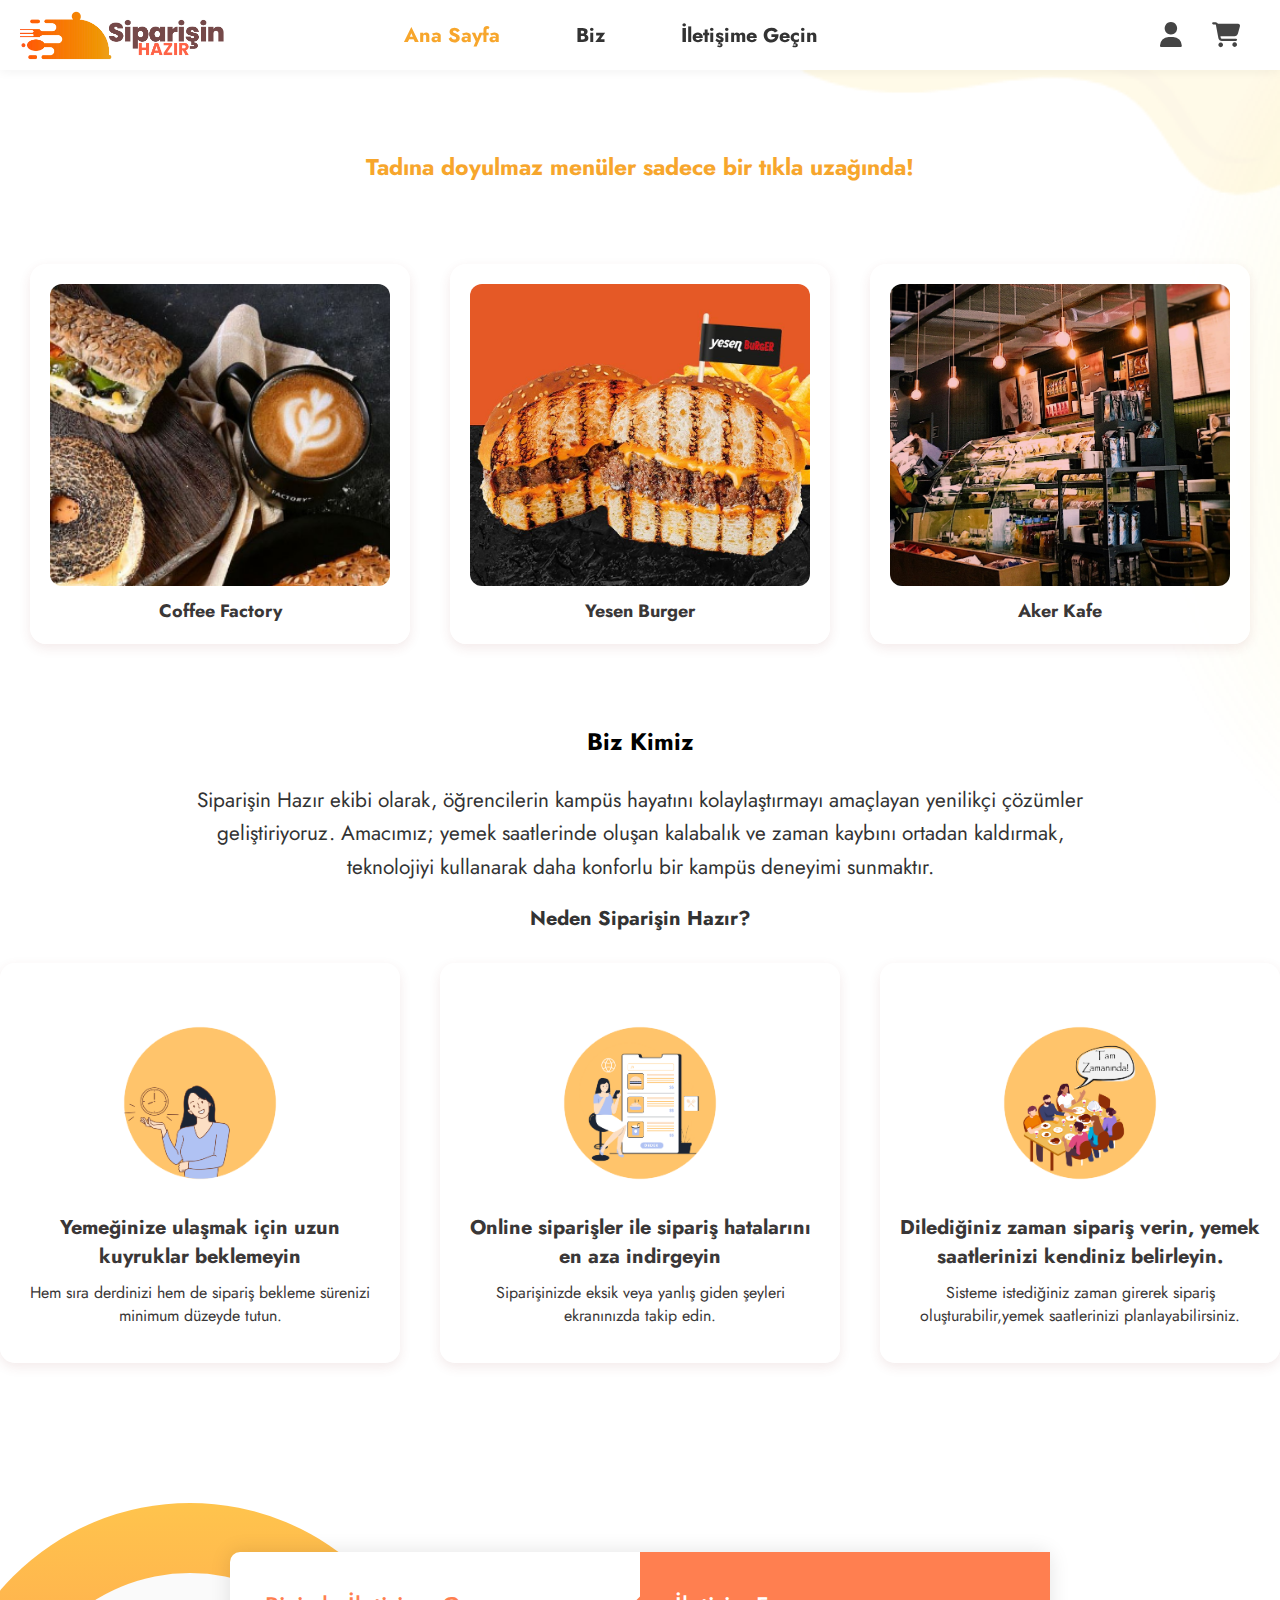
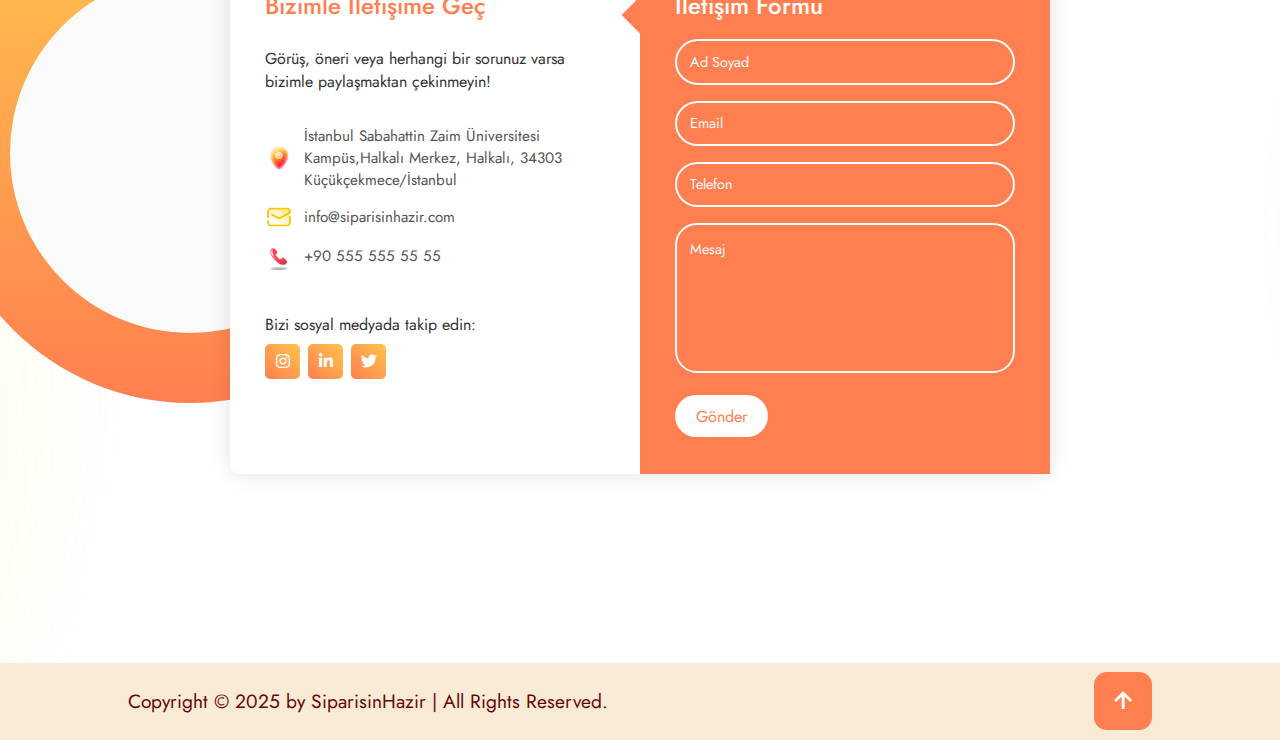
<file: anaSayfa/index.html>
<!DOCTYPE html>
<html lang="tr">
<head>
    <meta charset="UTF-8">
    <meta http-equiv="X-UA-Compatible" content="IE=edge">
    <meta name="viewport" content="width=device-width, initial-scale=1.0">
    <title>SiparisinHazir</title>
    <link href='https://unpkg.com/boxicons@2.1.4/css/boxicons.min.css' rel='stylesheet'>
    <link rel="stylesheet" href="https://cdnjs.cloudflare.com/ajax/libs/font-awesome/6.7.2/css/all.min.css">
    <link rel="stylesheet" href="style.css">
    <link href="https://fonts.googleapis.com/css2?family=Jost:wght@100;200;300;400;500;600;700;800;900&display=swap" rel="stylesheet">

</head>
<body>
<!--header section start -->
<!-- NAVBAR -->
<header class="navbar">
  <div class="logo">
	<a href="#home"><img src="assets/logo.png" alt="" /></a>
  </div>

  <div class="nav-links">
    <a href="#home" class="active">Ana Sayfa</a>
    <a href="#about">Biz</a>
    <a href="#contact">İletişime Geçin</a>
  </div>

  <div class="nav-icons">
    <a href="../loginSayfasi/login.html"><i class="fas fa-user"></i></a>
    <a href="../sepetSayfasi/sepet.html"><i class="fas fa-shopping-cart"></i></a>
  </div>

</header>

<section class="menu-heading" id="home">
  <h2>Tadına doyulmaz menüler sadece bir tıkla uzağında! </h2>
</section>
<section class="brand-menu" >
  <div class="menu-card" onclick="window.location.href='../menuSayfasi/coffee/coffee.html'">
    <img src="assets/coffeefactory.png" alt="Coffee Factory" />
    <h3>Coffee Factory</h3>
  </div>

  <div class="menu-card" onclick="window.location.href='../menuSayfasi/yesen/yesen.html'">
    <img src="assets/yesenburger.jpg" alt="Yesen Burger" />
    <h3>Yesen Burger</h3>
  </div>

  <div class="menu-card" onclick="window.location.href='../menuSayfasi/aker/aker.html'">
    <img src="assets/akerkafe.jpg" alt="Aker Kafe" />
    <h3>Aker Kafe</h3>
  </div>
</section>

<section class="about" id="about">
  <div class="about-heading">
    <h2>Biz Kimiz</h2>
    <p> Siparişin Hazır ekibi olarak, öğrencilerin kampüs hayatını kolaylaştırmayı amaçlayan yenilikçi çözümler geliştiriyoruz.
      Amacımız; yemek saatlerinde oluşan kalabalık ve zaman kaybını ortadan kaldırmak, teknolojiyi kullanarak daha konforlu bir kampüs deneyimi sunmaktır.</p>
  </div>
  <div class="about-content">
    <h4 class="about-title">Neden Siparişin Hazır?</h4>

    <div class="about-cards">
      <div class="about-card">
        <img src ="assets/1.png">
        <h3>Yemeğinize ulaşmak için uzun kuyruklar beklemeyin</h3>
        <p>Hem sıra derdinizi hem de sipariş bekleme sürenizi minimum düzeyde tutun.</p>

      </div>

      <div class="about-card">
        <img src ="assets/2.png">
        <h3>Online siparişler ile sipariş hatalarını en aza indirgeyin</h3>
        <p>Siparişinizde eksik veya yanlış giden şeyleri ekranınızda takip edin.</p>
    </div>

    <div class="about-card">
      <img src ="assets/3.png">
      <h3>Dilediğiniz zaman sipariş verin, yemek saatlerinizi kendiniz belirleyin.</h3>
      <p>Sisteme istediğiniz zaman girerek sipariş oluşturabilir,yemek saatlerinizi planlayabilirsiniz.</p>
  </div>
    </div>
  </div>
</section>




<section class="contact" id="contact">
  <div class="container">
    <span class="big-circle"></span>
    <img src="assets/shape.png" class="square" alt="" />
    <div class="form">
      <div class="contact-info">
        <h3 class="title">Bizimle İletişime Geç</h3>
        <p class="text">
          Görüş, öneri veya herhangi bir sorunuz varsa bizimle paylaşmaktan çekinmeyin!
        </p>

        <div class="info">
          <div class="information">
            <img src="assets/location.png" class="icon" alt="" />
            <p> İstanbul Sabahattin Zaim Üniversitesi Kampüs,Halkalı Merkez, Halkalı, 34303 Küçükçekmece/İstanbul
            </p>
          </div>
          <div class="information">
            <img src="assets/email.png" class="icon" alt="" />
            <p>info@siparisinhazir.com</p>
          </div>
          <div class="information">
            <img src="assets/phone.png" class="icon" alt="" />
            <p>+90 555 555 55 55</p>
          </div>
        </div>

        <div class="social-media">
          <p>Bizi sosyal medyada takip edin:</p>
          <div class="social-icons">
            <a href="#"><i class="fab fa-instagram"></i></a>
            <a href="#"><i class="fab fa-linkedin-in"></i></a>
            <a href="#"><i class="fab fa-twitter"></i></a>
          </div>
        </div>
      </div>

      <div class="contact-form">
        <span class="circle one"></span>
        <span class="circle two"></span>

        <form action="#" autocomplete="off">
          <h3 class="title">İletişim Formu</h3>
          <div class="input-container">
            <input type="text" name="name" class="input" />
            <label>Ad Soyad</label>
            <span>Ad Soyad</span>
          </div>
          <div class="input-container">
            <input type="email" name="email" class="input" />
            <label>Email</label>
            <span>Email</span>
          </div>
          <div class="input-container">
            <input type="tel" name="phone" class="input" />
            <label>Telefon</label>
            <span>Telefon</span>
          </div>
          <div class="input-container textarea">
            <textarea name="message" class="input"></textarea>
            <label>Mesaj</label>
            <span>Mesaj</span>
          </div>
          <input type="submit" value="Gönder" class="btn" />
        </form>
      </div>
    </div>
  </div>
</section>




</section>
<footer class="footer">
  <div class="footer-text">
    <p>Copyright &copy; 2025 by SiparisinHazir | All Rights Reserved.
    </p>
  </div>
  <div class="footer-iconTop">
  <a href="#home"><i class='bx bx-up-arrow-alt'></i></a>
  </div>

</footer>







  <!--custom js file link -->
  <script src="script.js"></script>
</body>
</html>
</file>
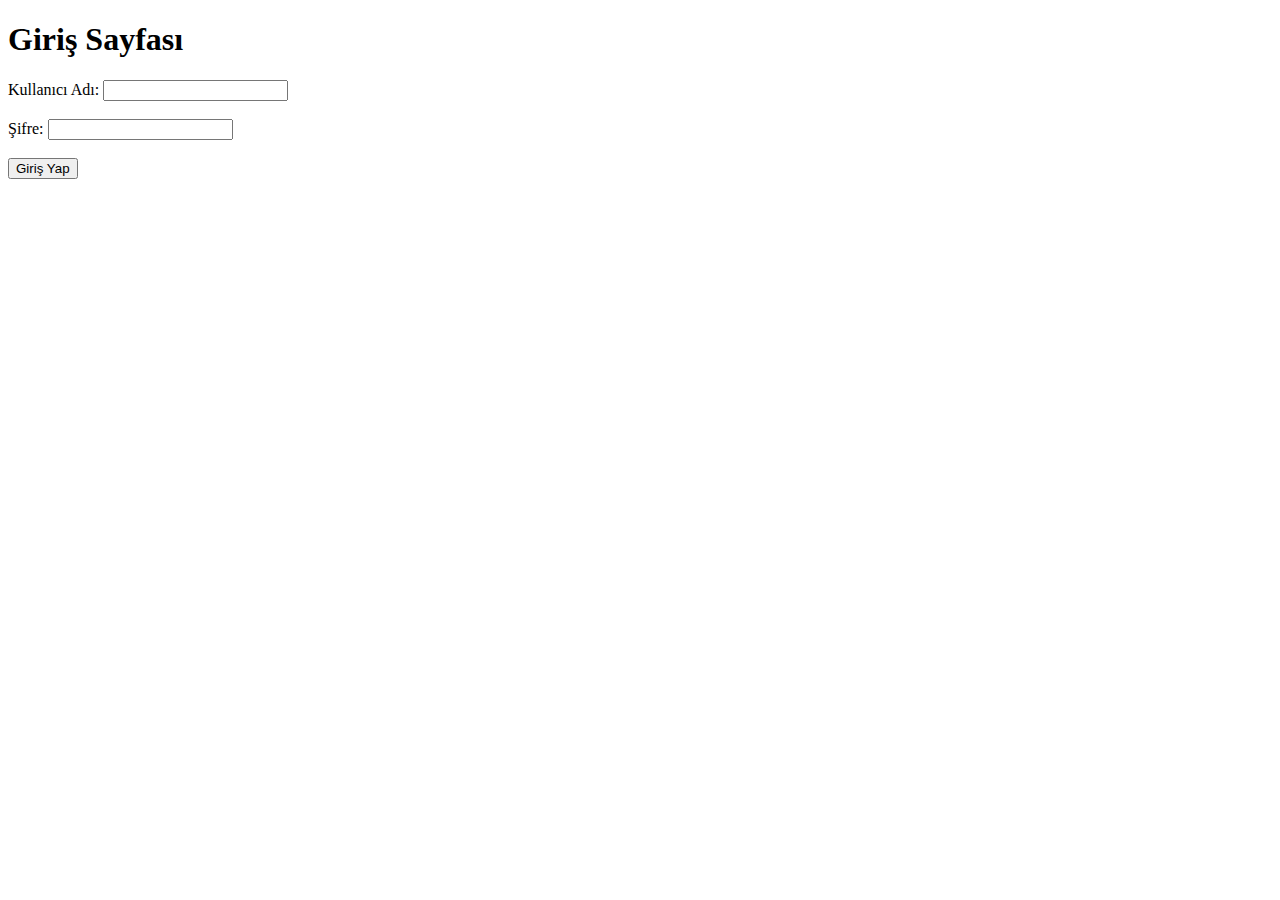
<file: loginSayfasi/login.html>
<!DOCTYPE html>
<html lang="tr">
<head>
  <meta charset="UTF-8">
  <title>Giriş Yap</title>
</head>
<body>
  <h1>Giriş Sayfası</h1>
  <form>
    <label>Kullanıcı Adı:</label>
    <input type="text"><br><br>
    <label>Şifre:</label>
    <input type="password"><br><br>
    <button type="submit">Giriş Yap</button>
  </form>
</body>
</html>
</file>
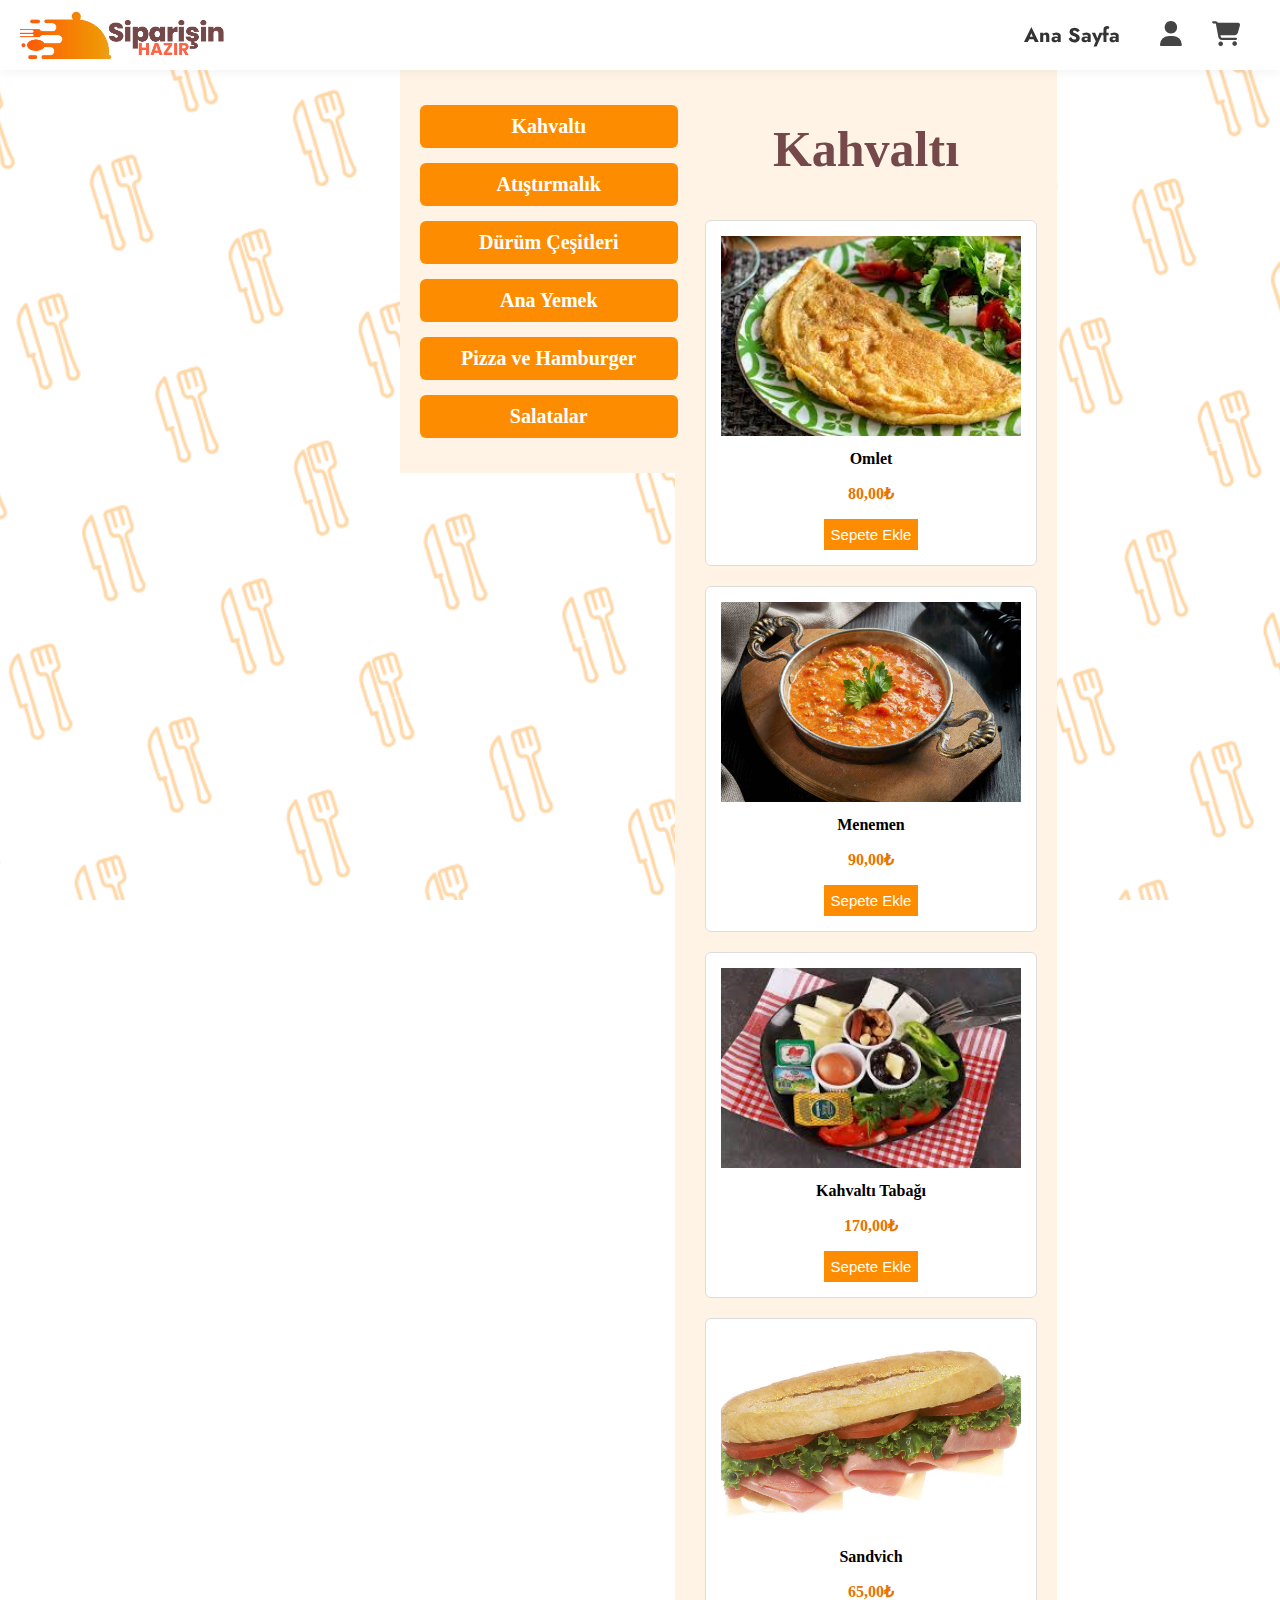
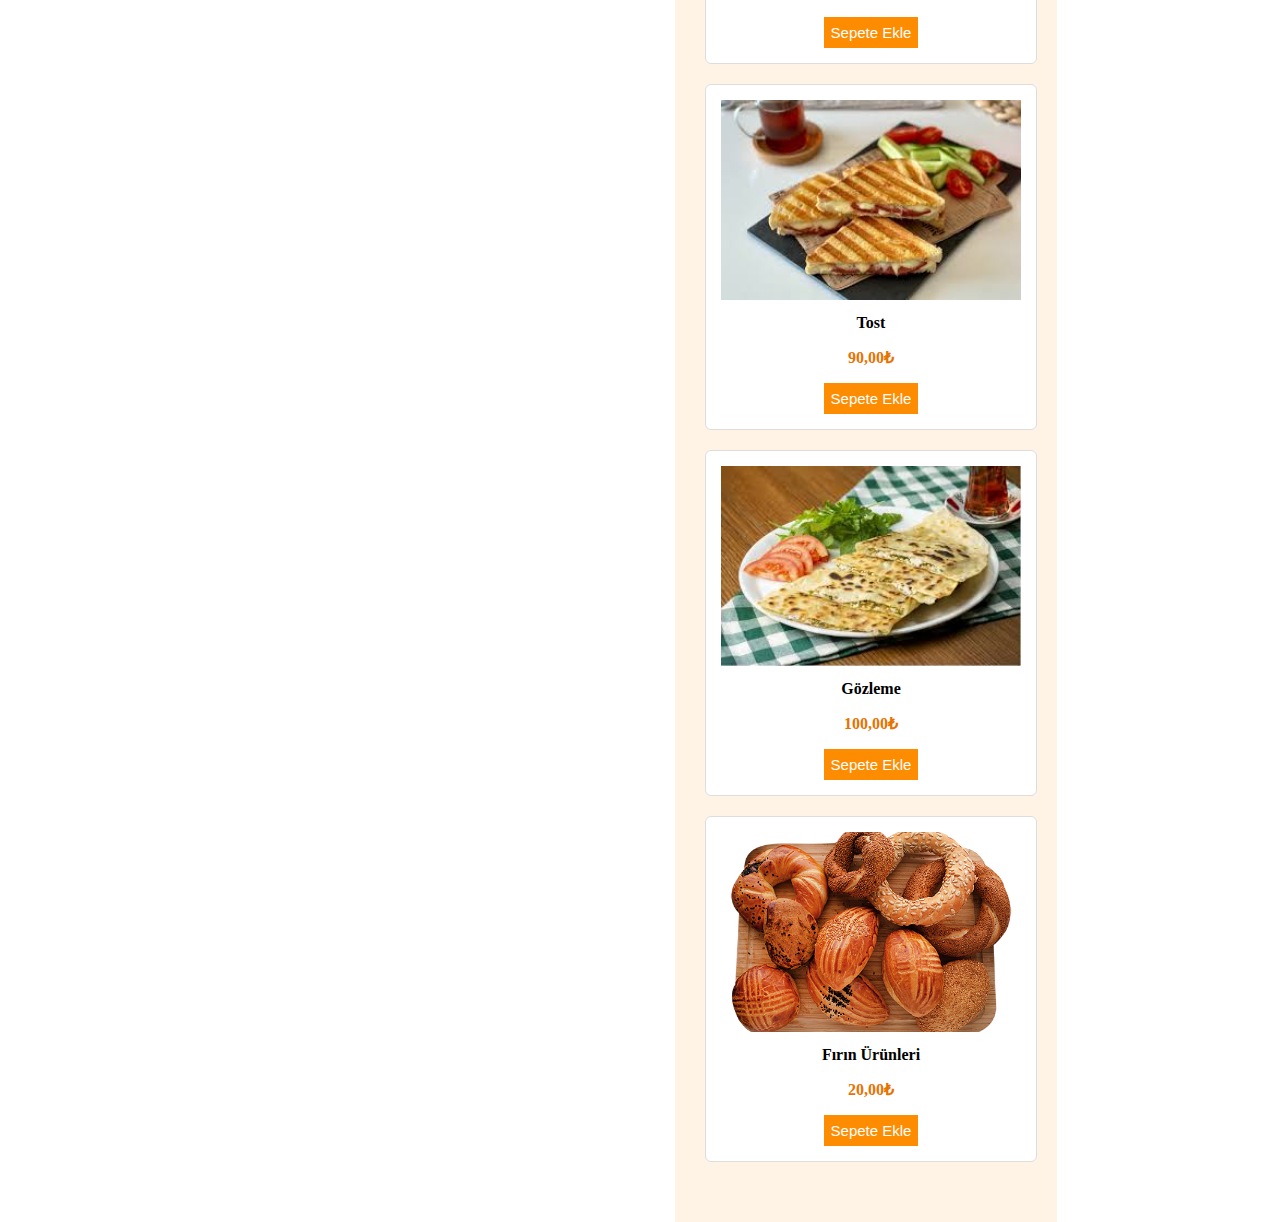
<file: menuSayfasi/aker/aker.html>
<!DOCTYPE html>
<html lang="tr">
<head>
  <meta charset="UTF-8">
  <title>Aker Menü</title>
  <link rel="icon" type="image/png" href="/anaSayfa/assets/favicon.png">
  <link rel="stylesheet" href="https://cdnjs.cloudflare.com/ajax/libs/font-awesome/6.7.2/css/all.min.css">
  <link rel="stylesheet" href="/menuSayfasi/menu.css">
  <link href="https://fonts.googleapis.com/css2?family=Jost:wght@100;200;300;400;500;600;700;800;900&display=swap" rel="stylesheet">
</head>
<body style="background-image: url('/menuSayfasi/asset/aker-background.png');
background-repeat: repeat;
background-size: 2000px;
background-position: center top;
background-color: white;">

<header class="navbar">
	<div class="logo">
		<a href="../../anaSayfa/index.html">
			<img src="../asset/logo.png" alt="SiparişinHazır"/>
		</a>
	</div>

	<div class="nav-links">
			<a href="/anaSayfa/index.html">Ana Sayfa</a>
	</div>

	<div class="nav-icons">
			<a href="/loginSayfasi/login.html" title="Giriş"><i class="fas fa-user"></i></a>
			<a href="/sepetSayfasi/sepet.html" title="Sepet"><i class="fas fa-shopping-cart"></i></a>
	</div>
</header>

<div class="container">
	<aside class="sidebar">
		<a href="#" onclick="showMenu('kahvalti')">Kahvaltı</a>
		<a href="#" onclick="showMenu('atistirmalik')">Atıştırmalık</a>
		<a href="#" onclick="showMenu('durum')">Dürüm Çeşitleri</a>
		<a href="#" onclick="showMenu('anayemek')">Ana Yemek</a>
		<a href="#" onclick="showMenu('pizzalar')">Pizza ve Hamburger</a>
		<a href="#" onclick="showMenu('salatalar')">Salatalar</a>
		<!-- <a href="#" onclick="showMenu('icecek')">İçecek</a>
		<a href="#" onclick="showMenu('tatli')">Tatlı</a> -->
	</aside>

	<main class="product-area">

		<div id="menu-kahvalti" class="menu-section">
			<h2 id="Kahvalti">Kahvaltı</h2>
			<div class="product-grid">

			<div class="product-card" id="product-1">
				<img src="menu/kahvalti/omlet.jpeg" alt="Omlet">
				<h4>Omlet</h4>
				<p class="price">80,00₺</p>
				<button class="to-popup" onclick="showPopup('1')">Sepete Ekle</button>
			</div>

			<div class="product-card" id="product-2">
			  <img src="menu/kahvalti/menemen.jpg" alt="Menemen">
			  <h4>Menemen</h4>
			  <p class="price">90,00₺</p>
			  <button class="to-popup" onclick="showPopup('2')">Sepete Ekle</button>
			</div>

			<div class="product-card" id="product-3">
			  <img src="menu/kahvalti/kahvalti.jpeg" alt="Kahvaltı-Tabağı">
			  <h4>Kahvaltı Tabağı</h4>
			  <p class="price">170,00₺</p>
			  <button class="to-popup" onclick="showPopup('3')">Sepete Ekle</button>
			</div>

			<div class="product-card" id="product-4">
			  <img src="menu/kahvalti/sandwich.jpg" alt="Sandvich">
			  <h4>Sandvich</h4>
			  <p class="price">65,00₺</p>
			  <button class="to-popup" onclick="showPopup('4')">Sepete Ekle</button>
			</div>

			<div class="product-card" id="product-5">
				<img src="menu/kahvalti/tost.jpeg" alt="Tost">
				<h4>Tost</h4>
				<p class="price">90,00₺</p>
				<button class="to-popup" onclick="showPopup('5')">Sepete Ekle</button>
			  </div>

			  <div class="product-card" id="product-6">
				<img src="menu/kahvalti/gozleme.jpeg" alt="Gözleme">
				<h4>Gözleme</h4>
				<p class="price">100,00₺</p>
				<button class="to-popup" onclick="showPopup('6')">Sepete Ekle</button>
			  </div>

			  <div class="product-card" id="product-7">
				<img src="menu/kahvalti/firin.png" alt="Fırın-Ürünleri">
				<h4>Fırın Ürünleri</h4>
				<p class="price">20,00₺</p>
				<button class="to-popup" onclick="showPopup('7')">Sepete Ekle</button>
			  </div>
		</div>
	</div>


	<div id="menu-atistirmalik" class="menu-section" style="display: none;">
		<h2 id="atistirmalik">Atıştırmalık</h2>
		<div class="product-grid">

		  <div class="product-card" id="product-8">
			<img src="menu/atistirmalik/patso.jpg" alt="Patso">
			<h4>Patso</h4>
			<p class="price">70,00₺</p>
			<button class="to-popup" onclick="showPopup('8')">Sepete Ekle</button>
		  </div>

		  <div class="product-card" id="product-9">
			<img src="menu/atistirmalik/patates.jpeg" alt="Patates">
			<h4>Patates</h4>
			<p class="price">90,00₺</p>
			<button class="to-popup" onclick="showPopup('9')">Sepete Ekle</button>
		  </div>

		  <div class="product-card" id="product-10">
			<img src="menu/atistirmalik/sogan-halkasi.jpg" alt="Soğan-Halkası">
			<h4>Soğan Halkası</h4>
			<p class="price">75,00₺</p>
			<button class="to-popup" onclick="showPopup('10')">Sepete Ekle</button>
		  </div>

		  <div class="product-card" id="product-11">
			<img src="menu/atistirmalik/kombo.jpeg" alt="Kombo-Sepeti">
			<h4>Kombo Sepeti</h4>
			<p class="price">140,00₺</p>
			<button class="to-popup" onclick="showPopup('11')">Sepete Ekle</button>
		  </div>

		  <div class="product-card" id="product-12">
			<img src="menu/atistirmalik/sandvich.jpeg" alt="Sandvich">
			<h4>Etli Sandvich</h4>
			<button class="to-popup" onclick="showPopup('12')">Sepete Ekle</button>
		  </div>

		</div>
	  </div>


	  <div id="menu-durum" class="menu-section" style="display: none;">
		<h2 id="durum">Dürümler</h2>
		<div class="product-grid">
			<div class="product-card" id="product-13">
				<img src="menu/durum/sinitzel.jpg" alt="Şinitzel Dürüm">
				<h4>Şinitzel Dürüm</h4>
				<p class="price">120,00₺</p>
				<button class="to-popup" onclick="showPopup('13')">Sepete Ekle</button>
			</div>

			<div class="product-card" id="product-14">
				<img src="menu/durum/mantarliTavuk.jpeg" alt="Mantarlı Tavuk Dürüm">
				<h4>Mantarlı Tavuk Dürüm</h4>
				<p class="price">145,00₺</p>
				<button class="to-popup" onclick="showPopup('14')">Sepete Ekle</button>
			</div>

			<div class="product-card" id="product-15">
				<img src="menu/durum/doner.jpg" alt="Döner Dürüm">
				<h4>Döner Dürüm</h4>
				<p class="price">120,00₺</p>
				<button class="to-popup" onclick="showPopup('15')">Sepete Ekle</button>
			</div>

			<div class="product-card" id="product-16">
				<img src="menu/durum/nugget.jpeg" alt="Nugget Dürüm">
				<h4>Nugget Dürüm</h4>
				<p class="price">120,00₺</p>
				<button class="to-popup" onclick="showPopup('16')">Sepete Ekle</button>
			</div>

			<div class="product-card" id="product-17">
				<img src="menu/durum/kofte.png" alt="Köfte Dürüm">
				<h4>Köfte Dürüm</h4>
				<p class="price">150,00₺</p>
				<button class="to-popup" onclick="showPopup('17')">Sepete Ekle</button>
			</div>

			<div class="product-card" id="product-18">
				<img src="menu/durum/citir-durum-pasaport-pizza-akcay-.jpg" alt="Çıtır Tavuk Dürüm">
				<h4>Çıtır Tavuk Dürüm</h4>
				<p class="price">145,00₺</p>
				<button class="to-popup" onclick="showPopup('18')">Sepete Ekle</button>
			</div>
		</div>
	</div>


	<div class="menu-section" id="menu-anayemek" style="display: none;">
		<h2>Ana Yemekler</h2>
		<div class="product-grid">
		  <div class="product-card" id="product-19">
			<img src="menu/ana_yemekler/izgara-kofte-09.jpg" alt="Izgara Köfte Tabak">
			<h4>Izgara Köfte Tabak</h4>
			<p class="price">210.00₺</p>
			<button class="to-popup" onclick="showPopup('19')">Sepete Ekle</button>
		  </div>

		  <div class="product-card" id="product-20">
			<img src="menu/ana_yemekler/pilic.jpeg" alt="Piliç Izgara">
			<h4>Piliç Izgara</h4>
			<p class="price">180.00₺</p>
			<button class="to-popup" onclick="showPopup('20')">Sepete Ekle</button>
		  </div>

		  <div class="product-card" id="product-21">
			<img src="menu/ana_yemekler/sintizel.jpg" alt="Piliç Şinitzel">
			<h4>Piliç Şinitzel</h4>
			<p class="price">140.00₺</p>
			<button class="to-popup" onclick="showPopup('21')">Sepete Ekle</button>
		  </div>

		  <div class="product-card" id="product-22">
			<img src="menu/ana_yemekler/kori.jpeg" alt="Köri Soslu Tavuk">
			<h4>Köri Soslu Tavuk </h4>
			<p class="price">190.00₺</p>
			<button class="to-popup" onclick="showPopup('22')">Sepete Ekle</button>
		  </div>

		  <div class="product-card" id="product-23">
			<img src="menu/ana_yemekler/soya.jpg" alt="Soya Soslu Tavuk">
			<h4>Soya Soslu Tavuk</h4>
			<p class="price">190.00₺</p>
			<button class="to-popup" onclick="showPopup('23')">Sepete Ekle</button>
		  </div>

		  <div class="product-card" id="product-24">
			<img src="menu/ana_yemekler/pilavDoner.jpeg" alt="Pilav Üstü Döner">
			<h4>Pilav Üstü Döner</h4>
			<p class="price">150.00₺</p>
			<button class="to-popup" onclick="showPopup('24')">Sepete Ekle</button>
		  </div>

		  <div class="product-card" id="product-25">
			<img src="menu/ana_yemekler/mogolTavuk.jpg" alt="Acılı Moğol Tavuk">
			<h4>Acılı Moğol Tavuk</h4>
			<p class="price">190.00₺</p>
			<button class="to-popup" onclick="showPopup('25')">Sepete Ekle</button>
		  </div>

		  <div class="product-card" id="product-26">
			<img src="menu/ana_yemekler/citir.jpg" alt="Çıtır Tavuk Tabak">
			<h4>Çıtır Tavuk Tabak</h4>
			<p class="price">180.00₺</p>
			<button class="to-popup" onclick="showPopup('26')">Sepete Ekle</button>
		  </div>

		  <div class="product-card" id="product-27">
			<img src="menu/ana_yemekler/nugget.jpeg" alt="Nugget Tabak">
			<h4>Nugget Tabak</h4>
			<p class="price">140.00₺</p>
			<button class="to-popup" onclick="showPopup('27')">Sepete Ekle</button>
		  </div>

		  <div class="product-card" id="product-28">
			<img src="menu/ana_yemekler/arabiata.jpg" alt="Arabiata">
			<h4>Arabiata Soslu Makarna</h4>
			<p class="price">140.00₺</p>
			<button class="to-popup" onclick="showPopup('28')">Sepete Ekle</button>
		  </div>

		  <div class="product-card" id="product-29">
			<img src="menu/ana_yemekler/kremaMantar.jpeg" alt="Krema - Mantar Tavuk">
			<h4>Krema - Mantar Tavuk</h4>
			<p class="price">180.00₺</p>
			<button class="to-popup" onclick="showPopup('29')">Sepete Ekle</button>
		  </div>

		  <div class="product-card" id="product-30">
			<img src="menu/ana_yemekler/mant.jpg" alt="Mantı">
			<h4>Mantı </h4>
			<p class="price">120.00₺</p>
			<button class="to-popup" onclick="showPopup('30')">Sepete Ekle</button>
		  </div>
		</div>
	  </div>


	  <div class="menu-section" id="menu-pizzalar" style="display: none;">
		<h2>Pizza ve Hamburger</h2>
		<div class="product-grid">
		  <div class="product-card" id="product-32">
			<img src="menu/pizza_hamburger/pizza-karisik2.jpg" alt="Karışık Pizza">
			<h4>Karışık Pizza</h4>
			<p class="price">165.00₺</p>
			<button class="to-popup" onclick="showPopup('32')">Sepete Ekle</button>
		  </div>

		  <div class="product-card" id="product-35">
			<img src="menu/pizza_hamburger/hamburger.jpeg" alt="Hamburger">
			<h4>Hamburger</h4>
			<p class="price">140.00₺</p>
			<button class="to-popup" onclick="showPopup('35')">Sepete Ekle</button>
		  </div>

		  <div class="product-card" id="product-33">
			<img src="menu/pizza_hamburger/sebzeliPizza.jpg" alt="Sebzeli Pizza">
			<h4>Sebzeli Pizza</h4>
			<p class="price">150.00₺</p>
			<button class="to-popup" onclick="showPopup('33')">Sepete Ekle</button>
		  </div>

		  <div class="product-card" id="product-36">
			<img src="menu/pizza_hamburger/tavukBurger.jpeg" alt="Tavuk Burger">
			<h4>Tavuk Burger</h4>
			<p class="price">105.00₺</p>
			<button class="to-popup" onclick="showPopup('36')">Sepete Ekle</button>
		  </div>

		  <div class="product-card" id="product-34">
			<img src="menu/pizza_hamburger/margarita.jpg" alt="Margarita">
			<h4>Margarita</h4>
			<p class="price">150.00₺</p>
			<button class="to-popup" onclick="showPopup('34')">Sepete Ekle</button>
		  </div>

		  <div class="product-card" id="product-37">
			<img src="menu/pizza_hamburger/cheeseburger.jpg" alt="Cheeseburger">
			<h4>Cheeseburger</h4>
			<p class="price">150.00₺</p>
			<button class="to-popup" onclick="showPopup('37')">Sepete Ekle</button>
		  </div>
		</div>
	</div>

		<div id="menu-salatalar" class="menu-section" style="display: none;">
			<h2>Salatalar</h2>
			<div class="product-grid">
				<div class="product-card" id="product-38">
					<img src="menu/salatalar/ton.jpeg" alt="Tonbalıklı Salata">
					<h4>Tonbalıklı Salata </h4>
					<p class="price">125.00₺</p>
					<button class="to-popup" onclick="showPopup('38')">Sepete Ekle</button>
				</div>

				<div class="product-card" id="product-39">
					<img src="menu/salatalar/tavuk.jpeg" alt="Tavuklu Salata">
					<h4>Tavuklu Salata </h4>
					<p class="price">150.00₺</p>
					<button class="to-popup" onclick="showPopup('39')">Sepete Ekle</button>
				</div>

				<div class="product-card" id="product-40">
					<img src="menu/salatalar/akdeniz.jpeg" alt="Akdeniz Salatası">
					<h4>Akdeniz Salatası</h4>
					<p class="price">100.00₺</p>
					<button class="to-popup" onclick="showPopup('40')">Sepete Ekle</button>
				</div>

				<div class="product-card" id="product-41">
					<img src="menu/salatalar/mevsim.jpeg" alt="Mevsim Salata">
					<h4>Mevsim Salata </h4>
					<p class="price">100.00₺</p>
					<button class="to-popup" onclick="showPopup('41')">Sepete Ekle</button>
				</div>

				<div class="product-card" id="product-42">
					<img src="menu/salatalar/coban.jpeg" alt="Çoban Salata">
					<h4>Çoban Salata </h4>
					<p class="price">100.00₺</p>
					<button class="to-popup" onclick="showPopup('42')">Sepete Ekle</button>
				</div>
			</div>
		</div>

		<!-- <div id="menu-icecek" class="menu-section" style="display: none;">
			<h2>Sıcak / Soğuk İçecekler</h2>
			<div class="product-grid">
				<div class="product-card" id="product-43">
					<img src="menu/icecek/su.jpg" alt="Su">
					<h4>Su (Water)</h4>
					<p class="price">10.00₺</p>
					<button class="to-popup" onclick="showPopup('43')">Sepete Ekle</button>
				</div>

				<div class="product-card" id="product-44">
					<img src="menu/icecek/cay.jpg" alt="Çay">
					<h4>Çay (Tea)</h4>
					<p class="price">12.50₺</p>
					<button class="to-popup" onclick="showPopup('44')">Sepete Ekle</button>
				</div>

				<div class="product-card" id="product-45">
					<img src="menu/icecek/meyve_cayi.jpg" alt="Meyve Çayı">
					<h4>Meyve Çayı (Fruit Tea)</h4>
					<p class="price">25.00₺</p>
					<button class="to-popup" onclick="showPopup('45')">Sepete Ekle</button>
				</div>

				<div class="product-card" id="product-46">
					<img src="menu/icecek/sade_soda.jpg" alt="Sade Soda">
					<h4>Sade Soda (Mineral Water)</h4>
					<p class="price">18.00₺</p>
					<button class="to-popup" onclick="showPopup('46')">Sepete Ekle</button>
				</div>

				<div class="product-card" id="product-47">
					<img src="menu/icecek/soda_meyveli.jpg" alt="Soda Meyveli">
					<h4>Soda Meyveli (Fruit Soda)</h4>
					<p class="price">25.00₺</p>
					<button class="to-popup" onclick="showPopup('47')">Sepete Ekle</button>
				</div>

				<div class="product-card" id="product-48">
					<img src="menu/icecek/kutu_icecek.jpg" alt="Kutu İçecekler">
					<h4>Kutu İçecekler (Canned Drinks)</h4>
					<p class="price">50.50₺</p>
					<button class="to-popup" onclick="showPopup('48')">Sepete Ekle</button>
				</div>

				<div class="product-card" id="product-49">
					<img src="menu/icecek/kucuk_meyve_suyu.jpg" alt="Küçük Meyve Suyu">
					<h4>Küçük Meyve Suyu (Small Juice)</h4>
					<p class="price">20.00₺</p>
					<button class="to-popup" onclick="showPopup('49')">Sepete Ekle</button>
				</div>

				<div class="product-card" id="product-50">
					<img src="menu/icecek/buyuk_ayran.jpg" alt="Büyük Ayran">
					<h4>Büyük Ayran (Big Buttermilk)</h4>
					<p class="price">30.00₺</p>
					<button class="to-popup" onclick="showPopup('50')">Sepete Ekle</button>
				</div>

				<div class="product-card" id="product-51">
					<img src="menu/icecek/nescafe.jpg" alt="Nescafe">
					<h4>Nescafe</h4>
					<p class="price">40.00₺</p>
					<button class="to-popup" onclick="showPopup('51')">Sepete Ekle</button>
				</div>

				<div class="product-card" id="product-52">
					<img src="menu/icecek/sicak_cikolata.jpg" alt="Sıcak Çikolata">
					<h4>Sıcak Çikolata (Hot Chocolate)</h4>
					<p class="price">40.00₺</p>
					<button class="to-popup" onclick="showPopup('52')">Sepete Ekle</button>
				</div>

				<div class="product-card" id="product-53">
					<img src="menu/icecek/cappuccino.jpg" alt="Cappuccino">
					<h4>Cappuccino</h4>
					<p class="price">40.00₺</p>
					<button class="to-popup" onclick="showPopup('53')">Sepete Ekle</button>
				</div>

				<div class="product-card" id="product-54">
					<img src="menu/icecek/cafe_latte.jpg" alt="Cafe Latte">
					<h4>Cafe Latte</h4>
					<p class="price">40.00₺</p>
					<button class="to-popup" onclick="showPopup('54')">Sepete Ekle</button>
				</div>

				<div class="product-card" id="product-55">
					<img src="menu/icecek/cekirdek_kahve.jpg" alt="Çekirdek Kahve">
					<h4>Çekirdek Kahve (Bean Coffee)</h4>
					<p class="price">60.00₺</p>
					<button class="to-popup" onclick="showPopup('55')">Sepete Ekle</button>
				</div>

				<div class="product-card" id="product-56">
					<img src="menu/icecek/nescafe_paket.jpg" alt="Nescafe Paket Çeşitleri">
					<h4>Nescafe Paket Çeşitleri (Nescafe Package Types)</h4>
					<p class="price">20.00₺</p>
					<button class="to-popup" onclick="showPopup('56')">Sepete Ekle</button>
				</div>

				<div class="product-card" id="product-57">
					<img src="menu/icecek/limonata.jpg" alt="Limonata">
					<h4>Limonata (Lemonade)</h4>
					<p class="price">75.00₺</p>
					<button class="to-popup" onclick="showPopup('57')">Sepete Ekle</button>
				</div>

				<div class="product-card" id="product-58">
					<img src="menu/icecek/turk_kahvesi.jpg" alt="Türk Kahvesi">
					<h4>Türk Kahvesi (Turkish Coffee)</h4>
					<p class="price">60.00₺</p>
					<button class="to-popup" onclick="showPopup('58')">Sepete Ekle</button>
				</div>
			</div>
		</div>


		<div id="menu-tatli" class="menu-section" style="display: none;">
			<h2>Tatlı Çeşitleri</h2>
			<div class="product-grid">
				<div class="product-card" id="product-59">
					<img src="menu/tatli/browni.jpg" alt="Browni">
					<h4>Browni</h4>
					<p class="price">120.00₺</p>
					<button class="to-popup" onclick="showPopup('59')">Sepete Ekle</button>
				</div>

				<div class="product-card" id="product-60">
					<img src="menu/tatli/sutlac.jpg" alt="Sütlaç">
					<h4>Sütlaç</h4>
					<p class="price">120.00₺</p>
					<button class="to-popup" onclick="showPopup('60')">Sepete Ekle</button>
				</div>

				<div class="product-card" id="product-61">
					<img src="menu/tatli/magnolia.jpg" alt="Magnolia">
					<h4>Magnolia</h4>
					<p class="price">120.00₺</p>
					<button class="to-popup" onclick="showPopup('61')">Sepete Ekle</button>
				</div>

				<div class="product-card" id="product-62">
					<img src="menu/tatli/limon_cheesecake.jpg" alt="Limon Cheesecake">
					<h4>Limon Cheesecake</h4>
					<p class="price">120.00₺</p>
					<button class="to-popup" onclick="showPopup('62')">Sepete Ekle</button>
				</div>

				<div class="product-card" id="product-63">
					<img src="menu/tatli/cikolatalı_cheesecake.jpg" alt="Çikolatalı Cheesecake">
					<h4>Çikolatalı Cheesecake</h4>
					<p class="price">120.00₺</p>
					<button class="to-popup" onclick="showPopup('63')">Sepete Ekle</button>
				</div>

				<div class="product-card" id="product-64">
					<img src="menu/tatli/frambuazlı_cheesecake.jpg" alt="Frambuazlı Cheesecake">
					<h4>Frambuazlı Cheesecake</h4>
					<p class="price">120.00₺</p>
					<button class="to-popup" onclick="showPopup('64')">Sepete Ekle</button>
				</div>

				<div class="product-card" id="product-65">
					<img src="menu/tatli/trilece.jpg" alt="Trileçe">
					<h4>Trileçe</h4>
					<p class="price">130.00₺</p>
					<button class="to-popup" onclick="showPopup('65')">Sepete Ekle</button>
				</div>

				<div class="product-card" id="product-66">
					<img src="menu/tatli/soguk_baklava.jpg" alt="Soğuk Baklava">
					<h4>Soğuk Baklava (Cold Baklava)</h4>
					<p class="price">130.00₺</p>
					<button class="to-popup" onclick="showPopup('66')">Sepete Ekle</button>
				</div>
			</div>
		</div> -->

	   </div>

	   <div id="popup" class="popup">
		<div class="popup-content">

		  <div class="quantity-control" id="quantity-control">
			<button class="decrease" onclick="updateQuantity(-1)">-</button>
			<span id="quantity-value">1</span>
			<button class="increase" onclick="updateQuantity(1)">+</button>
		  </div>

		  <button class="add-to-cart" onclick="addToCart()">Sepete Ekle</button>
		  <button class="close-popup" onclick="closePopup()">Kapat</button>
		</div>
	  </div>


    </main>
</div>
<script src="/menuSayfasi/menu.js"></script>
<script src="popup.js"></script>
</body>
</html>
</file>
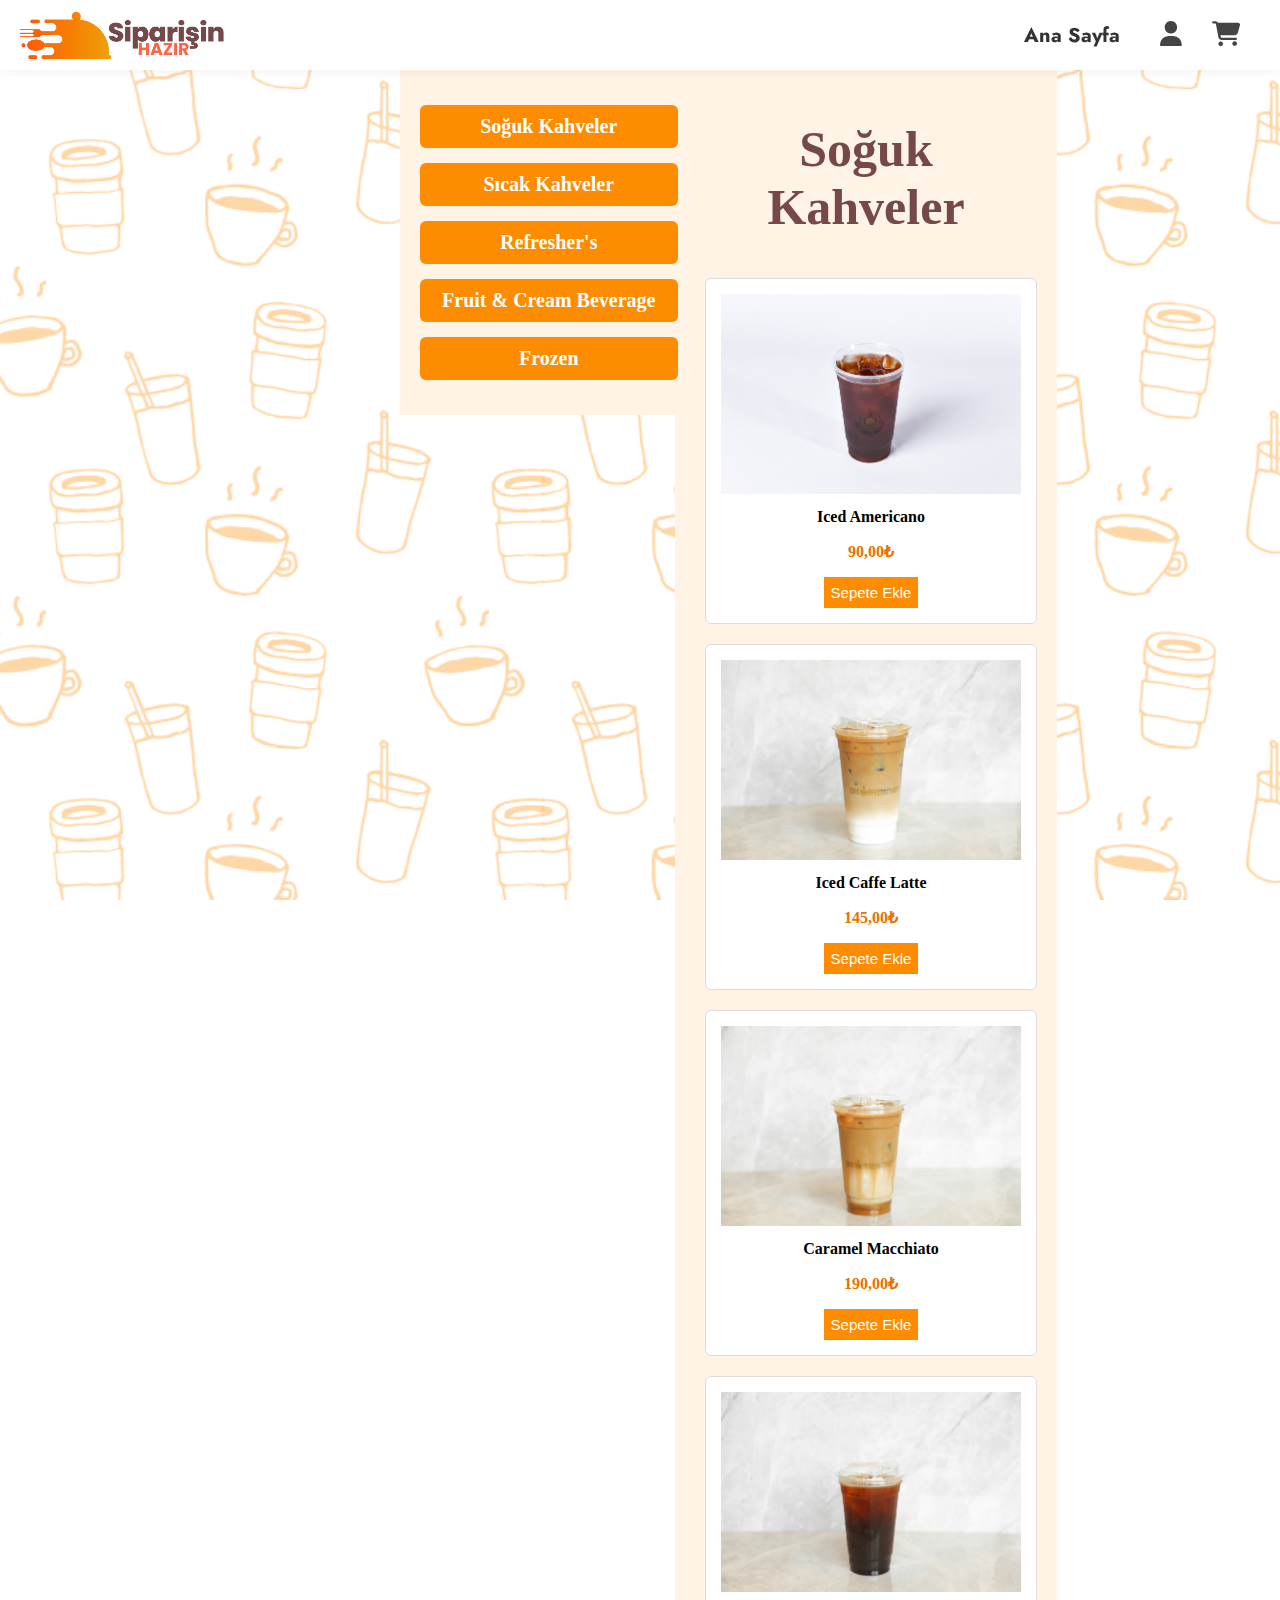
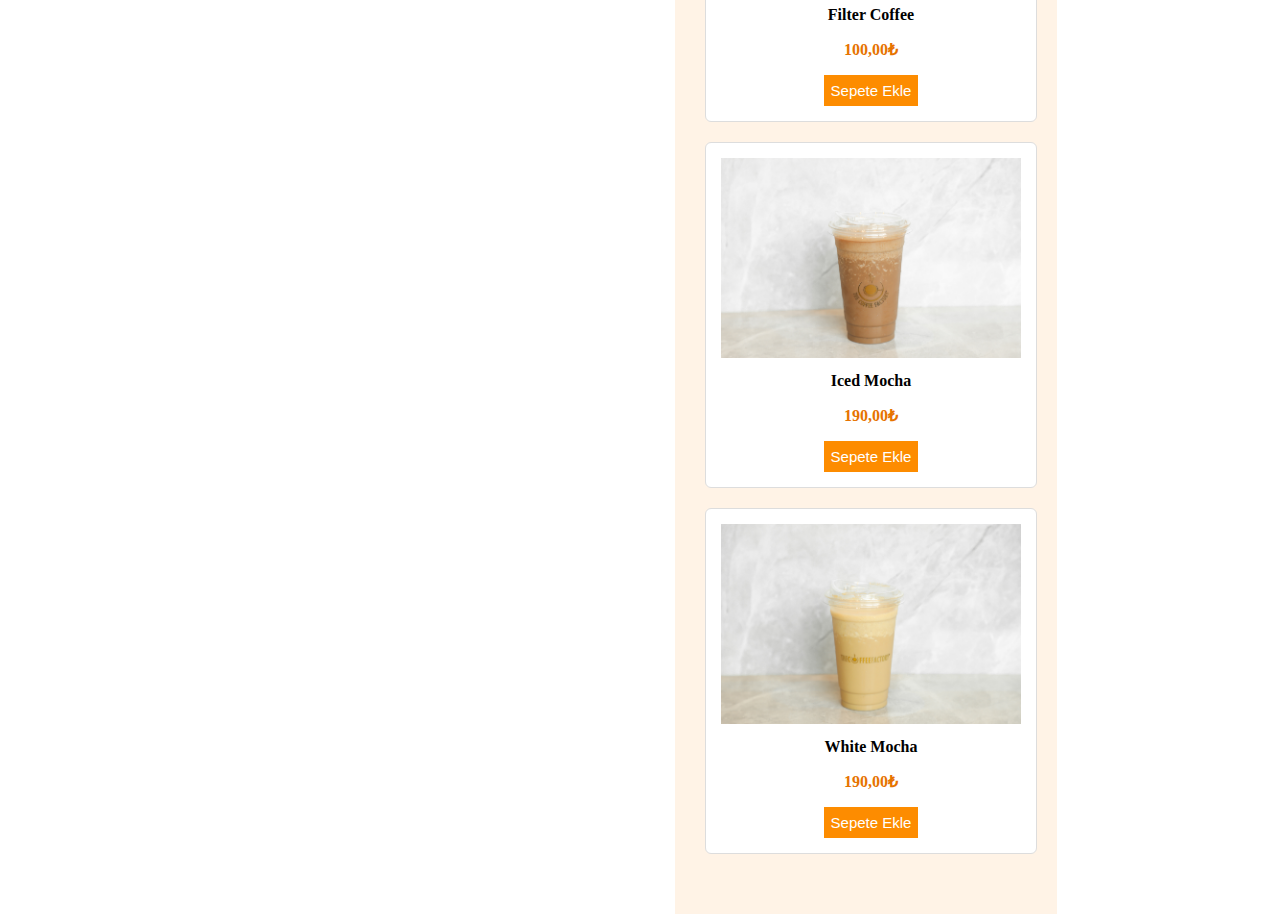
<file: menuSayfasi/coffee/coffee.html>
<!DOCTYPE html>
<html lang="tr">
<head>
  <meta charset="UTF-8">
  <title>Coffee Factory Menü</title>
  <link rel="icon" type="image/png" href="/anaSayfa/assets/favicon.png">
  <link rel="stylesheet" href="https://cdnjs.cloudflare.com/ajax/libs/font-awesome/6.7.2/css/all.min.css">
  <link rel="stylesheet" href="/menuSayfasi/menu.css">
  <link rel="stylesheet" href="popup.css">
  <link href="https://fonts.googleapis.com/css2?family=Jost:wght@100;200;300;400;500;600;700;800;900&display=swap" rel="stylesheet">
</head>
<body style="background-image: url('/menuSayfasi/asset/coffee-background.png');
	background-repeat: repeat;
	background-size: 2000px;
	background-position: center top;
	background-color: white;">

<header class="navbar">
	<div class="logo">
		<a href="../../anaSayfa/index.html">
			<img src="../asset/logo.png" alt="SiparişinHazır"/>
		</a>
	</div>

	<div class="nav-links">
			<a href="/anaSayfa/index.html">Ana Sayfa</a>
	</div>

	<div class="nav-icons">
			<a href="/loginSayfasi/login.html" title="Giriş"><i class="fas fa-user"></i></a>
			<a href="/sepetSayfasi/sepet.html" title="Sepet"><i class="fas fa-shopping-cart"></i></a>
	</div>
</header>

<div class="container">
	<aside class="sidebar">
		<a href="#" onclick="showMenu('soguk')">Soğuk Kahveler</a>
		<a href="#" onclick="showMenu('sicak')">Sıcak Kahveler</a>
		<a href="#" onclick="showMenu('refresher')">Refresher's</a>
		<a href="#" onclick="showMenu('fruit')">Fruit & Cream Beverage</a>
		<a href="#" onclick="showMenu('frozen')">Frozen</a>
	</aside>

	<main class="product-area">
		<div id="menu-soguk" class="menu-section">
			<h2 id="soguk">Soğuk Kahveler</h2>
			<div class="product-grid">

			<!-- Ürün Kartları -->
			<div class="product-card" id="product-1">
				<img src="menu/Soguk/ICED CAFFE AMERICANO.jpg" alt="Iced Americano">
				<h4>Iced Americano</h4>
				<p class="price">90,00₺</p>
				<button class="to-popup" onclick="showPopup('1')">Sepete Ekle</button>
			</div>

			<div class="product-card" id="product-2">
			  <img src="menu/Soguk/ICED CAFFE LATTE.jpg" alt="Iced Latte">
			  <h4>Iced Caffe Latte</h4>
			  <p class="price">145,00₺</p>
			  <button class="to-popup" onclick="showPopup('2')">Sepete Ekle</button>
			</div>

			<div class="product-card" id="product-3">
			  <img src="menu/Soguk/ICED CARAMEL MACCHIATO.jpg" alt="Caramel Macchiato">
			  <h4>Caramel Macchiato</h4>
			  <p class="price">190,00₺</p>
			  <button class="to-popup" onclick="showPopup('3')">Sepete Ekle</button>

			</div>

			<div class="product-card" id="product-4">
			  <img src="menu/Soguk/ICED FILTER COFFEE.jpg" alt="Filter Coffe">
			  <h4>Filter Coffee</h4>
			  <p class="price">100,00₺</p>
			  <button class="to-popup" onclick="showPopup('4')">Sepete Ekle</button>
			</div>

			<div class="product-card" id="product-5">
				<img src="menu/Soguk/ICED MOCHA.jpg" alt="Iced Mocha">
				<h4>Iced Mocha</h4>
				<p class="price">190,00₺</p>
				<button class="to-popup" onclick="showPopup('5')">Sepete Ekle</button>
			  </div>

			  <div class="product-card" id="product-6">
				<img src="menu/Soguk/ICED WHITE MOCHA.jpg" alt="White Mocha">
				<h4>White Mocha</h4>
				<p class="price">190,00₺</p>
				<button class="to-popup" onclick="showPopup('6')">Sepete Ekle</button>
			  </div>
		  </div>
		</div>

	  <!-- sicak kahveler menu -->
	   <div id="menu-sicak" class="menu-section" style="display: none;">
		<h2 id="sicak">Sıcak Kahveler</h2>
		<div class="product-grid">
		 <div class="product-card" id="product-7">
			 <img src="menu/Sicak/Americano.jpg" alt="Americano">
			 <h4>Americano</h4>
			 <p class="price">90,00₺</p>
			 <button class="to-popup" onclick="showPopup('7')">Sepete Ekle</button>
		 </div>

		 <div class="product-card" id="product-8">
			 <img src="menu/Sicak/Cappuccino.jpg" alt="Cappuccino">
			 <h4>Cappuccino</h4>
			 <p class="price">135,00₺</p>
			 <button class="to-popup" onclick="showPopup('8')">Sepete Ekle</button>
		 </div>

		 <div class="product-card" id="product-9">
			 <img src="menu/Sicak/CARAMEL MACCHIATO.jpg" alt="Caramel Macchiato">
			 <h4>Caramel Macchiato</h4>
			 <p class="price">155,00₺</p>
			 <button class="to-popup" onclick="showPopup('9')">Sepete Ekle</button>
		 </div>

		 <div class="product-card" id="product-10">
			 <img src="menu/Sicak/Espresso.jpg" alt="Espresso">
			 <h4>Espresso</h4>
			 <p class="price">80,00₺</p>
			 <button class="to-popup" onclick="showPopup('10')">Sepete Ekle</button>
		 </div>

		 <div class="product-card" id="product-11">
			 <img src="menu/Sicak/filtreCoffee.jpg" alt="Filter Coffee">
			 <h4>Filter Coffee</h4>
			 <p class="price">100,00₺</p>
			 <button class="to-popup" onclick="showPopup('10')">Sepete Ekle</button>
		 </div>

		 <div class="product-card" id="product-12">
			 <img src="menu/Sicak//Latte.jpg" alt="Coffe Latte">
			 <h4>Coffe Latte</h4>
			 <p class="price">130,00₺</p>
			 <button class="to-popup" onclick="showPopup('12')">Sepete Ekle</button>
		 </div>

		 <div class="product-card" id="product-13">
			 <img src="menu/Sicak/TÜRK KAHVESİ.jpg" alt="Türk Kahvesi">
			 <h4>Türk Kahvesi</h4>
			 <p class="price">90,00₺</p>
			 <button class="to-popup" onclick="showPopup('13')">Sepete Ekle</button>
		 </div>
		</div>
	   </div>

	   <!-- refresher's menu -->
		<div id="menu-refresher" class="menu-section" style="display: none;">
			<h2 id="refresher">Refresher's</h2>
			<div class="product-grid">

				<div class="product-card" id="product-14">
					<img src="menu/refresher/Acia-Berry.png" alt="Acia Berry">
					<h4>Acia Berry Refresher</h4>
					<p class="price">200,00₺</p>
					<button class="to-popup" onclick="showPopup('14')">Sepete Ekle</button>
				</div>

				<div class="product-card" id="product-15">
					<img src="menu/refresher/Lime.png" alt="Lime">
					<h4>Lime Refresher</h4>
					<p class="price">200,00₺</p>
					<button class="to-popup" onclick="showPopup('15')">Sepete Ekle</button>
				</div>

				<div class="product-card" id="product-16">
					<img src="menu/refresher/Mango.png" alt="Mango">
					<h4>Mango Refresher</h4>
					<p class="price">200,00₺</p>
					<button class="to-popup" onclick="showPopup('16')">Sepete Ekle</button>
				</div>
				<div class="product-card" id="product-17">
					<img src="menu/refresher/Ver-Berry.png" alt="veri Berry">
					<h4>Veri-Berry Refresher</h4>
					<p class="price">200,00₺</p>
					<button class="to-popup" onclick="showPopup('17')">Sepete Ekle</button>
				</div>
			</div>
		</div>

	  <!-- fruit menu -->
	   <div id="menu-fruit" class="menu-section" style="display: none;">
		<h2 id="fruit">Fruit & Cream Beverage</h2>
		<div class="product-grid">

				<div class="product-card" id="product-18">
					<img src="menu/fruit/Italian-Cream.png" alt="italian">
					<h4>Italian Cream</h4>
					<p class="price">200,00₺</p>
					<button class="to-popup" onclick="showPopup('18')">Sepete Ekle</button>
				</div>

				<div class="product-card" id="product-19">
					<img src="menu/fruit/CoconutCream.png" alt="coconut">
					<h4>Coconut Cream</h4>
					<p class="price">200,00₺</p>
					<button class="to-popup" onclick="showPopup('19')">Sepete Ekle</button>
				</div>

				<div class="product-card" id="product-20">
					<img src="menu/fruit/Chocolate-Cream.png" alt="chocolate">
					<h4>Chocolate Cream</h4>
					<p class="price">200,00₺</p>
					<button class="to-popup" onclick="showPopup('20')">Sepete Ekle</button>
				</div>

				<div class="product-card" id="product-21">
					<img src="menu/fruit/Strawberry's-chocolate-Cream.png" alt="strawberry">
					<h4>Strawberry Chocolate Cream</h4>
					<p class="price">200,00₺</p>
					<button class="to-popup" onclick="showPopup('21')">Sepete Ekle</button>
				</div>

				<div class="product-card" id="product-22">
					<img src="menu/fruit/Caramel-Waffle.png" alt="caramel">
					<h4>Caramel Waffle Cream</h4>
					<p class="price">200,00₺</p>
					<button class="to-popup" onclick="showPopup('22')">Sepete Ekle</button>
				</div>
		</div>
	   </div>

	  <!-- frozen menu -->
	   <div id="menu-frozen" class="menu-section" style="display: none;">
		<h2 id="frozen">Frozen</h2>
		<div class="product-grid">

			<div class="product-card" id="product-23">
				<img src="menu/frozen/Mango.jpg" alt="mango">
				<h4>Mango Frozen</h4>
				<p class="price">200,00₺</p>
				<button class="to-popup" onclick="showPopup('23')">Sepete Ekle</button>
			</div>

			<div class="product-card" id="product-24">
				<img src="menu/frozen/Redberry.jpg" alt="Redberry">
				<h4>Redberry Frozen</h4>
				<p class="price">200,00₺</p>
				<button class="to-popup" onclick="showPopup('24')">Sepete Ekle</button>
			</div>

			<div class="product-card" id="product-25">
				<img src="menu/frozen/Strawberry.jpg" alt="strawberry">
				<h4>Strawberry Frozen</h4>
				<p class="price">200,00₺</p>
				<button class="to-popup" onclick="showPopup('25')">Sepete Ekle</button>
			</div>
		</div>
	   </div>
    </main>
</div>

<div id="popup" class="popup">
	<div class="popup-content">
	  <div class="size-of-drink">
		<p id="product-name">İçeceğinizin boyutunu seçin.</p>
		<input type="radio" id="Small" name="boyut" value="Small" onclick="showQuantityControl()">
		<label for="Small">Small</label><br>
		<input type="radio" id="Medium" name="boyut" value="Medium" onclick="showQuantityControl()">
		<label for="Medium">Medium (+20)</label><br>
		<input type="radio" id="Large" name="boyut" value="Large" onclick="showQuantityControl()">
		<label for="Large">Large (+30)</label><br>
	  </div>

	  <div class="quantity-control" id="quantity-control" style="display: none;">
		<button class="decrease" onclick="updateQuantity(-1)">-</button>
		<span id="quantity-value">1</span>
		<button class="increase" onclick="updateQuantity(1)">+</button>
	  </div>

	  <button class="add-to-cart" onclick="addToCart()">Sepete Ekle</button>
	  <button class="close-popup" onclick="closePopup()">Kapat</button>
	</div>
  </div>

<script src="/menuSayfasi/menu.js"></script>
<script src="popup.js"></script>
</body>
</html>
</file>
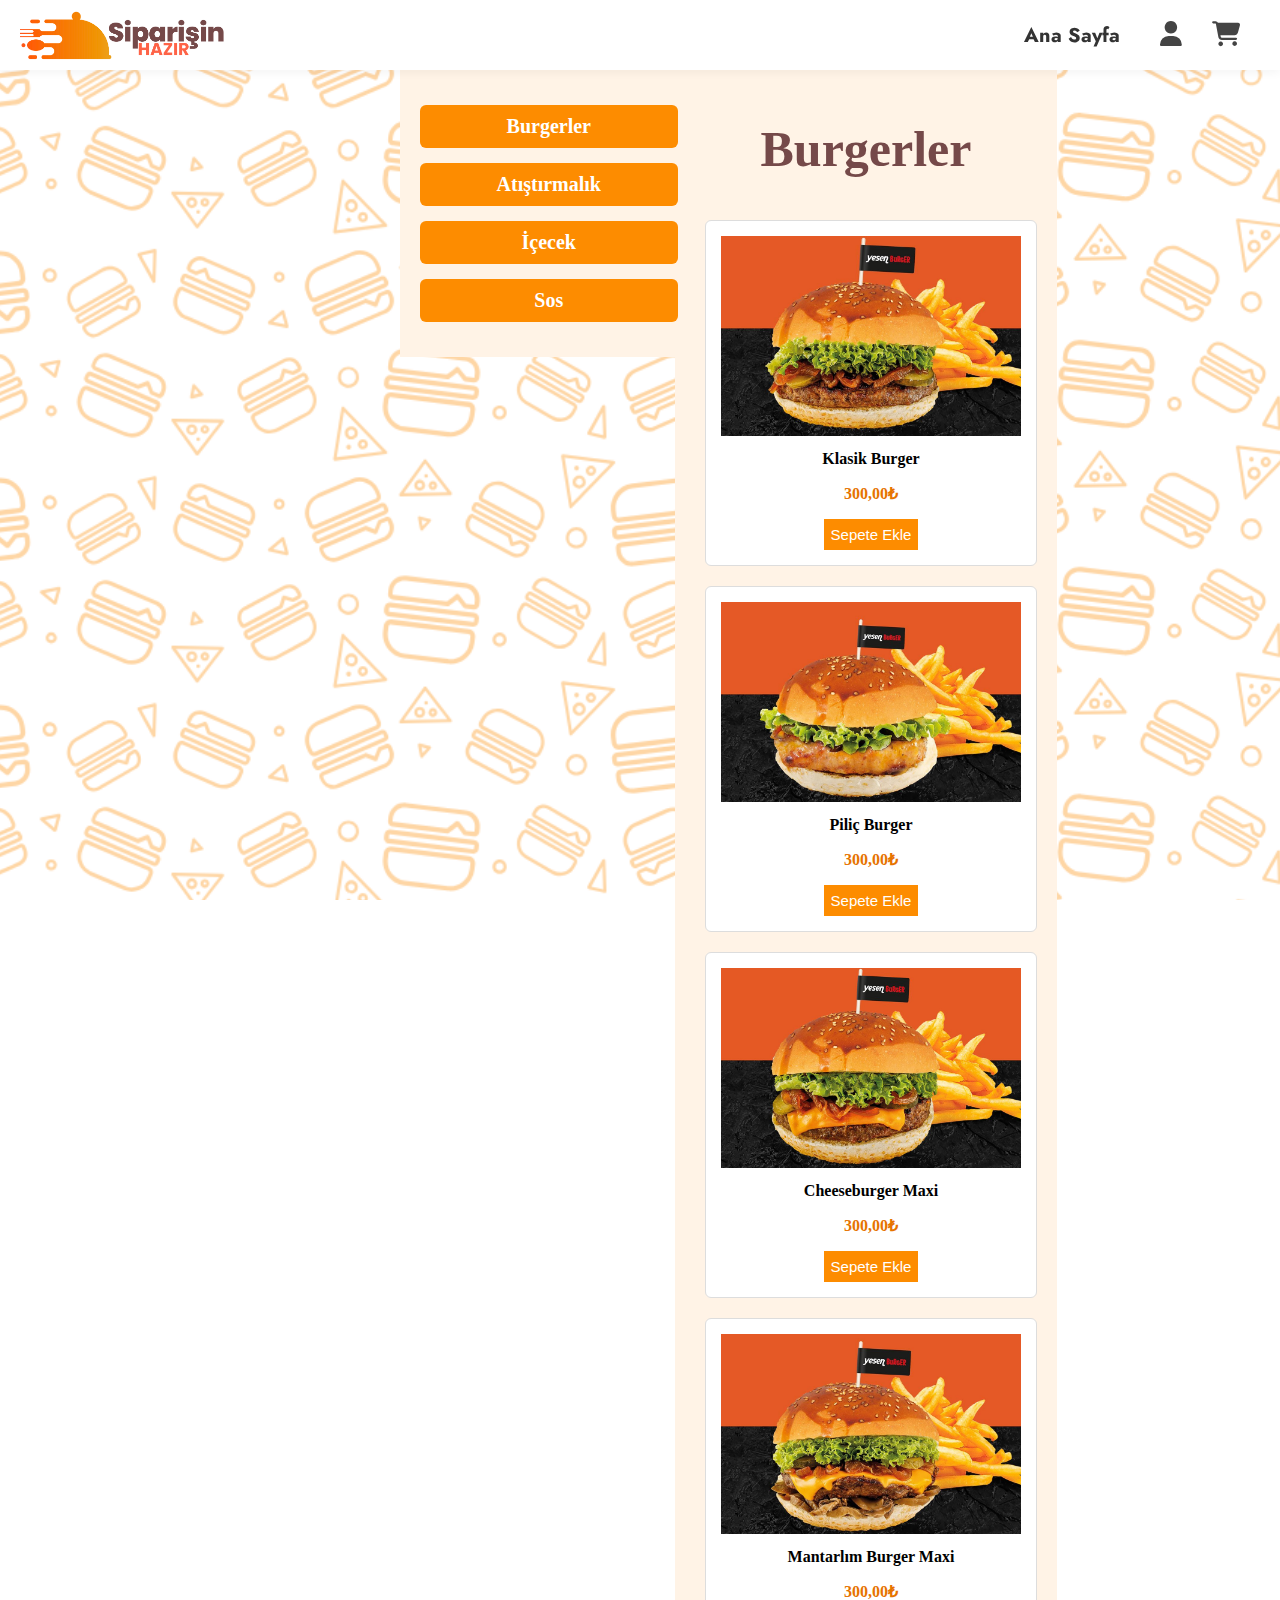
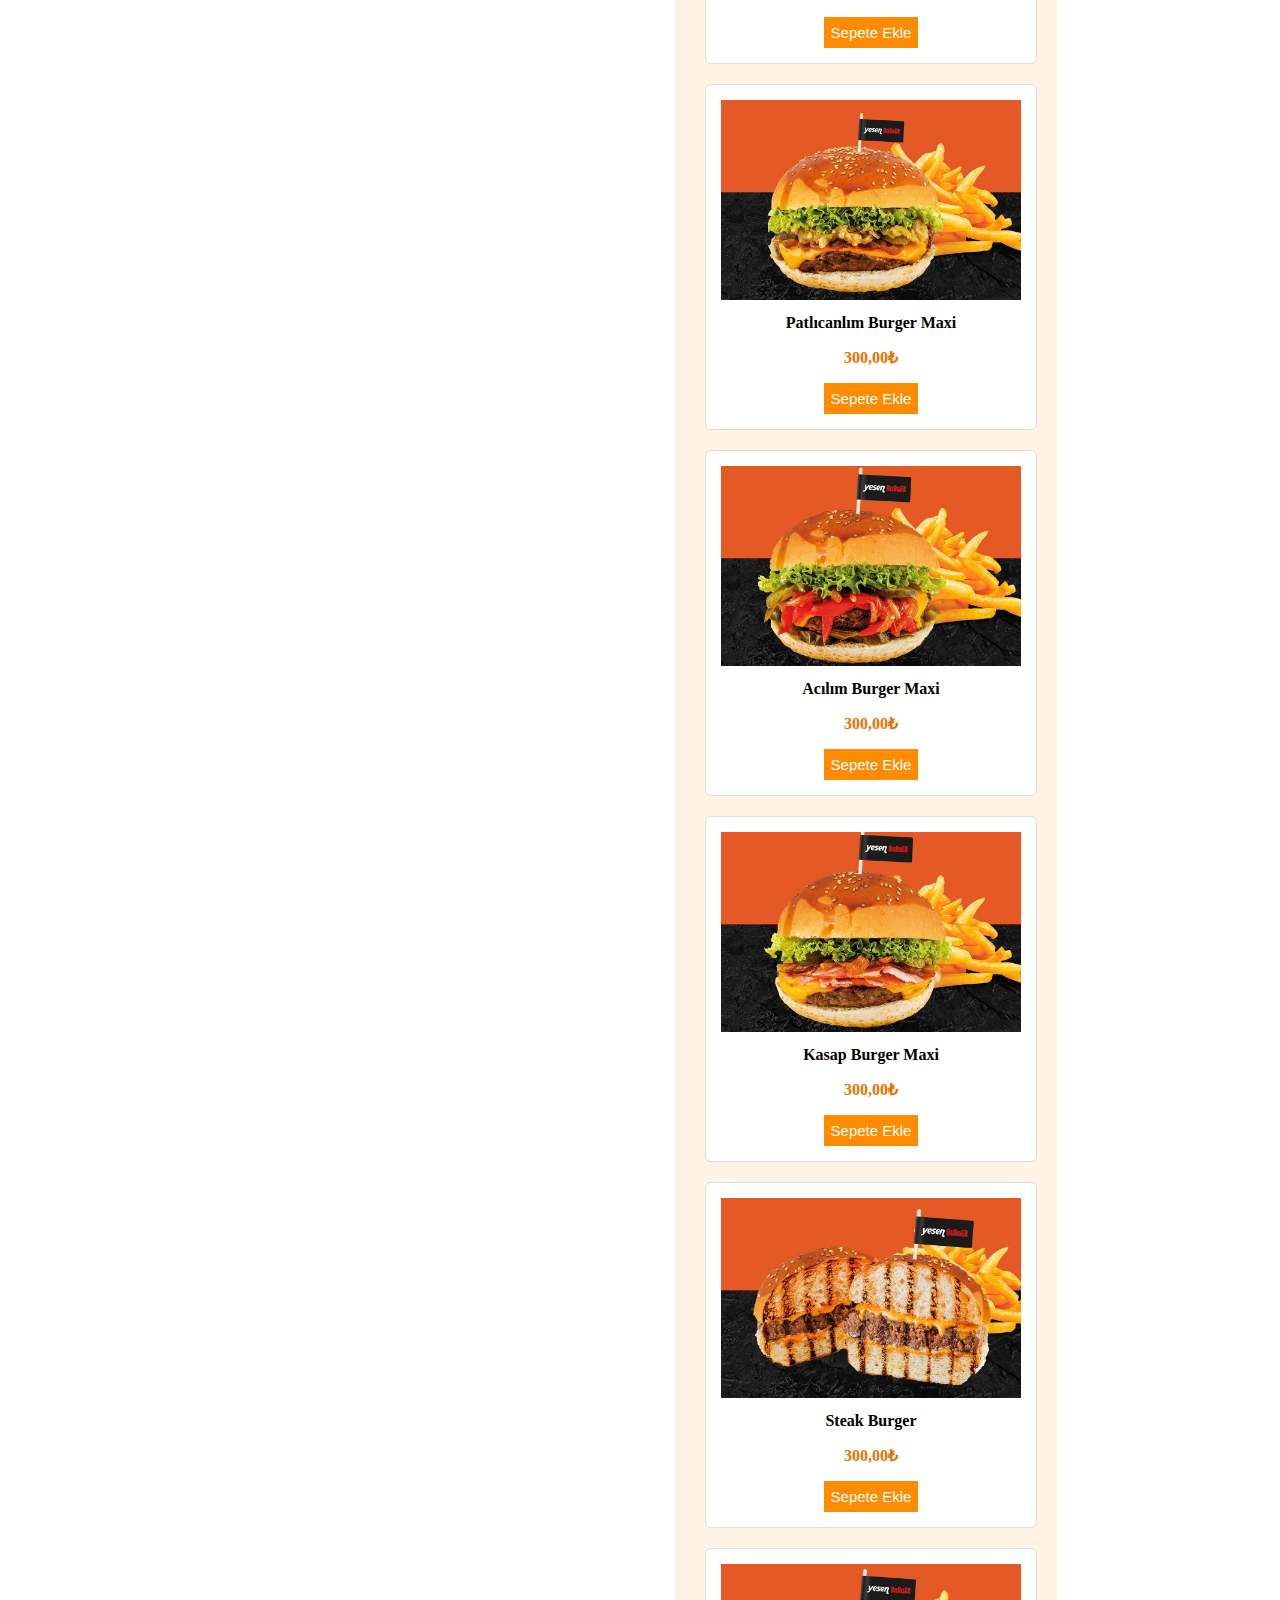
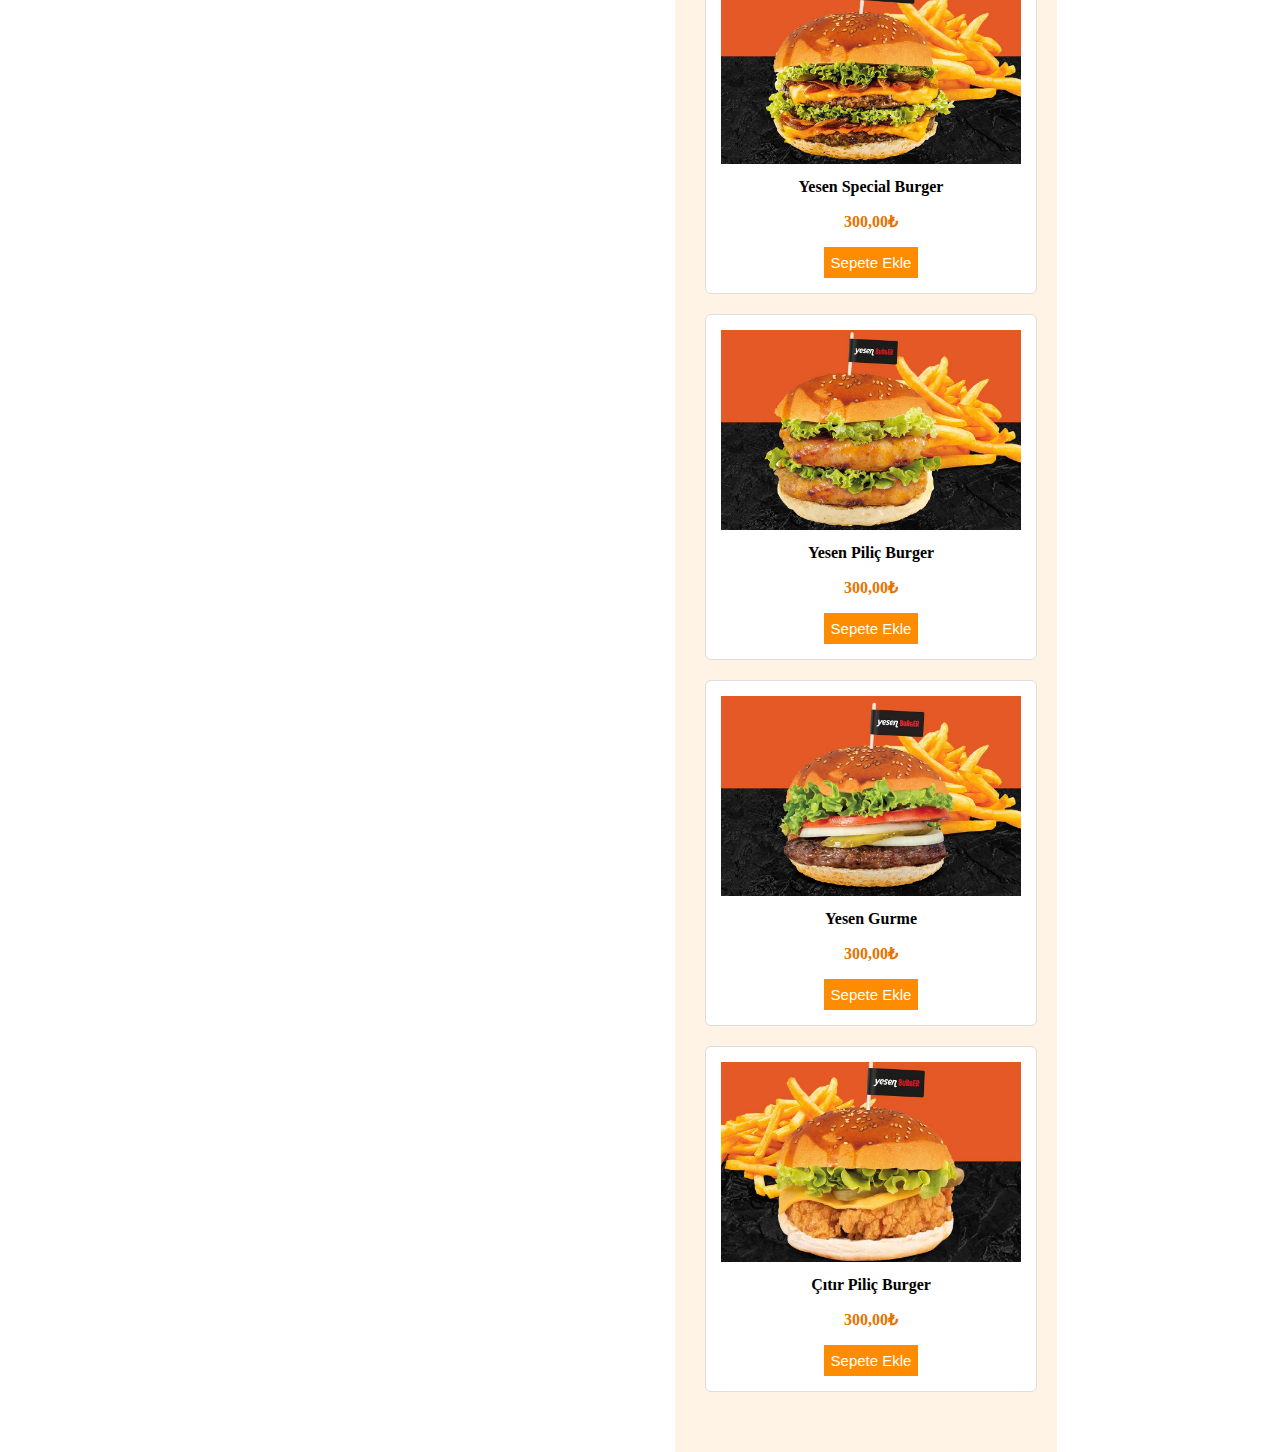
<file: menuSayfasi/yesen/yesen.html>
<!DOCTYPE html>
<html lang="tr">
<head>
  <meta charset="UTF-8">
  <title>Yesen Burger Menü</title>
  <link rel="icon" type="image/png" href="/anaSayfa/assets/favicon.png">
  <link rel="stylesheet" href="https://cdnjs.cloudflare.com/ajax/libs/font-awesome/6.7.2/css/all.min.css">
  <link rel="stylesheet" href="/menuSayfasi/menu.css">
  <link rel="stylesheet" href="popup.css">
  <link href="https://fonts.googleapis.com/css2?family=Jost:wght@100;200;300;400;500;600;700;800;900&display=swap" rel="stylesheet">
</head>
<body style="background-image: url('/menuSayfasi/asset/yesen-background.png');
background-repeat: repeat;
background-size: 2000px;
background-position: center top;
background-color: white;">

<header class="navbar">
	<div class="logo">
		<a href="../../anaSayfa/index.html">
			<img src="../asset/logo.png" alt="SiparişinHazır"/>
		</a>
	</div>

	<div class="nav-links">
			<a href="/anaSayfa/index.html">Ana Sayfa</a>
	</div>

	<div class="nav-icons">
			<a href="/loginSayfasi/login.html" title="Giriş"><i class="fas fa-user"></i></a>
			<a href="/sepetSayfasi/sepet.html" title="Sepet"><i class="fas fa-shopping-cart"></i></a>
	</div>
</header>

<div class="container">
	<aside class="sidebar">
		<a href="#" onclick="showMenu('burger')">Burgerler</a>
		<a href="#" onclick="showMenu('atistirmalik')">Atıştırmalık</a>
		<a href="#" onclick="showMenu('icecek')">İçecek</a>
		<a href="#" onclick="showMenu('sos')">Sos</a>
	</aside>

	<main class="product-area">
		<div id="menu-burger" class="menu-section">
			<h2 id="burger">Burgerler</h2>
			<div class="product-grid">


			<!-- Ürün Kartları -->
			<div class="product-card" id="product-1">
				<img src="menu/burgerler/Klasik.jpg" alt="Klasik-Burger">
				<h4>Klasik Burger</h4>
				<p class="price">300,00₺</p>
				<button class="to-popup" onclick="showPopup('1')">Sepete Ekle</button>
			</div>

			<div class="product-card" id="product-2">
			  <img src="menu/burgerler/Pilic.jpg" alt="Piliç-Burger">
			  <h4>Piliç Burger</h4>
			  <p class="price">300,00₺</p>
			  <button class="to-popup" onclick="showPopup('2')">Sepete Ekle</button>
			</div>

			<div class="product-card" id="product-3">
			  <img src="menu/burgerler/Cheeseburger-Maxi.jpg" alt="Cheeseburger-Maxi">
			  <h4>Cheeseburger Maxi</h4>
			  <p class="price">300,00₺</p>
			  <button class="to-popup" onclick="showPopup('3')">Sepete Ekle</button>
			</div>

			<div class="product-card" id="product-4">
			  <img src="menu/burgerler/Mantarlım-Burger-Maxi.jpg" alt="Mantarlım-Burger-Maxi">
			  <h4>Mantarlım Burger Maxi</h4>
			  <p class="price">300,00₺</p>
			  <button class="to-popup" onclick="showPopup('4')">Sepete Ekle</button>
			</div>

			<div class="product-card" id="product-5">
				<img src="menu/burgerler/Patlıcanlım-Burger-Maxi.jpg" alt="Patlıcanlım-Burger-Maxi">
				<h4>Patlıcanlım Burger Maxi</h4>
				<p class="price">300,00₺</p>
				<button class="to-popup" onclick="showPopup('5')">Sepete Ekle</button>
			  </div>

			  <div class="product-card" id="product-6">
				<img src="menu/burgerler/Acılım-Burger-Maxi.jpg" alt="Acılım-Burger-Maxi">
				<h4>Acılım Burger Maxi</h4>
				<p class="price">300,00₺</p>
				<button class="to-popup" onclick="showPopup('6')">Sepete Ekle</button>
			  </div>

			  <div class="product-card" id="product-7">
				<img src="menu/burgerler/Kasap-Burger-Maxi.jpg" alt="Kasap-Burger-Maxi">
				<h4>Kasap Burger Maxi</h4>
				<p class="price">300,00₺</p>
				<button class="to-popup" onclick="showPopup('7')">Sepete Ekle</button>
			  </div>

			  <div class="product-card" id="product-8">
				<img src="menu/burgerler/Steak-Burger.jpg" alt="Steak-Burger">
				<h4>Steak Burger</h4>
				<p class="price">300,00₺</p>
				<button class="to-popup" onclick="showPopup('8')">Sepete Ekle</button>
			  </div>

			  <div class="product-card" id="product-9">
				<img src="menu/burgerler/Yesen-Special-Burger.jpg" alt="Yesen-Special-Burger">
				<h4>Yesen Special Burger</h4>
				<p class="price">300,00₺</p>
				<button class="to-popup" onclick="showPopup('9')">Sepete Ekle</button>
			  </div>

			  <div class="product-card" id="product-10">
				<img src="menu/burgerler/Yesen-Piliç-Burger.jpg" alt="Yesen-Piliç-Burger">
				<h4>Yesen Piliç Burger</h4>
				<p class="price">300,00₺</p>
				<button class="to-popup" onclick="showPopup('10')">Sepete Ekle</button>
			  </div>

			  <div class="product-card" id="product-11">
				<img src="menu/burgerler/Yesen-Gurme.jpg" alt="Yesen-Gurme">
				<h4>Yesen Gurme</h4>
				<p class="price">300,00₺</p>
				<button class="to-popup" onclick="showPopup('11')">Sepete Ekle</button>
			  </div>

			  <div class="product-card" id="product-12">
				<img src="menu/burgerler/Çıtır-Piliç-Burger.jpg" alt="Çıtır-Piliç-Burger">
				<h4>Çıtır Piliç Burger</h4>
				<p class="price">300,00₺</p>
				<p class="desc"></p>
				<button class="to-popup" onclick="showPopup('12')">Sepete Ekle</button>
			  </div>
		  </div>
		</div>

	  <!-- atistirmalik menu -->
	   <div id="menu-atistirmalik" class="menu-section" style="display: none;">
		<h2 id="atistirmalik">Atıştırmalık</h2>
		<div class="product-grid">

		 <div class="product-card" id="product-13">
			 <img src="menu/atistirmalik/Çıtır-Top.jpg" alt="Çıtır-Top">
			 <h4>Çıtır Top</h4>
			 <p class="price">150,00₺</p>
			 <button class="to-popup" onclick="showPopup('13')">Sepete Ekle</button>
		 </div>
		 <div class="product-card" id="product-14">
			 <img src="menu/atistirmalik/Çıtır-Piliç-Halka.jpg" alt="Çıtır-Piliç-Halka">
			 <h4>Çıtır Piliç Halka</h4>
			 <p class="price">150,00₺</p>
			 <button class="to-popup" onclick="showPopup('14')">Sepete Ekle</button>
		 </div>
		 <div class="product-card" id="product-15">
			 <img src="menu/atistirmalik/Çıtır-Piliç-Lokma.jpg" alt="Çıtır-Piliç-Lokma">
			 <h4>Çıtır Piliç Lokma</h4>
			 <p class="price">150,00₺</p>
			 <button class="to-popup" onclick="showPopup('15')">Sepete Ekle</button>
		 </div>
		 <div class="product-card" id="product-16">
			 <img src="menu/atistirmalik/Patates-Kızartması.jpg" alt="Patates-Kızartması">
			 <h4>Patates Kızartması</h4>
			 <p class="price">150,00₺</p>
			 <button class="to-popup" onclick="showPopup('16')">Sepete Ekle</button>
		 </div>
		 <div class="product-card" id="product-17">
			 <img src="menu/atistirmalik/Mini-Mix.jpg" alt="Mini-Mix">
			 <h4>Mini Mix</h4>
			 <p class="price">150,00₺</p>
			 <button class="to-popup" onclick="showPopup('17')">Sepete Ekle</button>
		 </div>
		</div>
	   </div>

	   <!-- icecek menu -->
		<div id="menu-icecek" class="menu-section" style="display: none;">
			<h2 id="icecek">İçecek</h2>
			<div class="product-grid">

				<div class="product-card" id="product-18">
					<img src="menu/icecek/Cola.png" alt="Cola">
					<h4>Cola Turka</h4>
					<p class="price">30,00₺</p>
					<button class="to-popup" onclick="showPopup('18')">Sepete Ekle</button>
				</div>

				<div class="product-card" id="product-19">
					<img src="menu/icecek/Limonlu-Soda.png" alt="Limonlu-Soda">
					<h4>Limonlu Soda</h4>
					<p class="price">30,00₺</p>
					<button class="to-popup" onclick="showPopup('19')">Sepete Ekle</button>
				</div>

				<div class="product-card" id="product-20">
					<img src="menu/icecek/Soda.jpg" alt="Soda">
					<h4>Soda</h4>
					<p class="price">30,00₺</p>
					<button class="to-popup" onclick="showPopup('20')">Sepete Ekle</button>
				</div>

				<div class="product-card" id="product-21">
					<img src="menu/icecek/Ayran.png" alt="Ayran">
					<h4>Ayran</h4>
					<p class="price">30,00₺</p>
					<button class="to-popup" onclick="showPopup('21')">Sepete Ekle</button>
				</div>

				<div class="product-card" id="product-22">
					<img src="menu/icecek/Su.jpg" alt="Su">
					<h4>Su</h4>
					<p class="price">10,00₺</p>
					<button class="to-popup" onclick="showPopup('22')">Sepete Ekle</button>
				</div>
			</div>
		</div>

	  <!-- sos menu -->
	   <div id="menu-sos" class="menu-section" style="display: none;">
		<h2 id="sos">Sos</h2>
		<div class="product-grid">

				<div class="product-card" id="product-23">
					<img src="menu/sos/Heinz-Ketçap.jpg" alt="Ketçap">
					<h4>Heinz Ketçap</h4>
					<p class="price">10,00₺</p>
					<button class="to-popup" onclick="showPopup('23')">Sepete Ekle</button>
				</div>

				<div class="product-card" id="product-24">
					<img src="menu/sos/Heinz-Mayonez .jpg" alt="Mayonez">
					<h4>Heinz Mayonez </h4>
					<p class="price">10,00₺</p>
					<button class="to-popup" onclick="showPopup('24')">Sepete Ekle</button>
				</div>

				<div class="product-card" id="product-25">
					<img src="menu/sos/Heinz-BBQ-Sos.jpg" alt="BBQ-Sos">
					<h4>Heinz BBQ Sos</h4>
					<p class="price">10,00₺</p>
					<button class="to-popup" onclick="showPopup('25')">Sepete Ekle</button>
				</div>

				<div class="product-card" id="product-26">
					<img src="menu/sos/Coloroda-Ranch-Sos.png" alt="Ranch">
					<h4>Coloroda Ranch Sos</h4>
					<p class="price">10,00₺</p>
					<p class="desc"></p>
					<button class="to-popup" onclick="showPopup('26')">Sepete Ekle</button>
				</div>

				<div class="product-card" id="product-27">
					<img src="menu/sos/Coloroda-Acı-Sos.png" alt="Acı-Sos">
					<h4>Coloroda Acı Sos</h4>
					<p class="price">10,00₺</p>
					<button class="to-popup" onclick="showPopup('27')">Sepete Ekle</button>
				</div>
		</div>
	   </div>
	   <div id="popup" class="popup">
		<div class="popup-content">
			<p id="product-name"></p>
		  <div class="extra-options" id="extra-options">      </div>
		  <div class="quantity-control" id="quantity-control" style="display: none;">
			<button class="decrease" onclick="updateQuantity(-1)">-</button>
			<span id="quantity-value">1</span>
			<button class="increase" onclick="updateQuantity(1)">+</button>
		  </div>
		  <button class="add-to-cart" onclick="addToCart()">Sepete Ekle</button>
		  <button class="close-popup" onclick="closePopup()">Kapat</button>
		</div>
	  </div>
    </main>
</div>
<script src="/menuSayfasi/menu.js"></script>
<script src="popup.js"></script>
</body>
</html>
</file>
<file: anaSayfa/style.css>
*{
  margin: 0;
  padding: 0;
  box-sizing: border-box;
  font-family: 'Jost', sans-serif;

}

body {
  margin: 0;
  padding: 0;
  font-family: 'Jost', sans-serif;
  background-image: url('assets/anapage.png');
  background-size: cover;
  background-position: center;
  background-repeat: no-repeat;
  /*min-height: 100vh;*/
}
html {
  scroll-behavior: smooth;
  scroll-padding-top: 100px;
  overflow-y: scroll;
}



/* NAVBAR */
.navbar {
  display: flex;
  justify-content: space-between;
  align-items: center;
  padding: 10px 20px;
  background-color: white;
  box-shadow: 0 2px 10px rgba(0,0,0,0.05);
  position: sticky;
  top: 0;
  z-index: 1000;
}

.logo img {
  height: 50px;
 object-fit: contain;
  display: block;
}

.logo {
  display: flex;
  align-items: center;
}
.nav-links {
  display: flex;
  gap: 40px;
  justify-content: center;
  flex-grow: 1;
  position: relative;
  left: -100px;  /* Bu ayarla gerçekten ortaya çekiyoruz */
}

.nav-links a {
  margin-left: 36px;
  text-decoration: none;
  color: #333;
  font-weight: 700;
  transition: color 0.3s;
  font-size: 20px;
}

.nav-links a.active,
.nav-links a:hover {
  color: #f7a62c;
}
.nav-icons {
  display: flex;
  gap: 30px;
  align-items: center;
  margin-right: 20px;
  margin-left: 10p;
}

.nav-icons a {
  font-size: 25px;
  color: #444;
  cursor: pointer;
  transition: color 0.3s;
}

.nav-icons a:hover {
  color: #f7a62c;
  transform: scale(1.1);
}
.brand-menu {
  display: flex;
  justify-content: center;
  gap: 40px;
  padding: 60px 20px;
  background-size: cover;
  background-position: center;
  flex-wrap: wrap;
}

.menu-card {
  background: rgba(255, 255, 255, 0.788);
  padding: 20px;
  border-radius: 16px;
  width: 380px;
  height: 380px;
  text-align: center;
  cursor: pointer;
  box-shadow: 0 4px 12px rgba(139, 49, 49, 0.1);
  transition: transform 0.3s ease;
  display: flex;
  flex-direction: column;
  justify-content: space-between;
}

.menu-card:hover {
  transform: scale(1.05);
}

.menu-card img {
  width: 100%;
  height: 100%;
  object-fit: cover;
  border-radius: 12px;
  margin-bottom: 12px;
}

.menu-card h3 {
  font-size: 18px;
  font-weight: bold;
  color: #3a3737;
}
.menu-heading{
  text-align: center;
  margin-top: 80px;

}
.menu-heading h2 {
  font-size: 23px;
  font-weight: bold;
  color: #f7a62c	;
  margin-bottom: 20px;
}
.about-content h3{
  font-size: 10px;
  font-weight: bold;
  color: #333;
  margin-bottom: 20px;

}
.about-title{
  text-align: center;
  margin-top: -90px;
  margin-bottom: 30px;
  font-size: 20px;
  font-weight: bold;
  color: #333;
}
.about-heading{
  padding: 60px 20px;
  text-align: center;
}
.about-heading h2 {
  font-size: 1.5rem;
  margin-bottom: 50px;
  margin-top: -40px;
}
.about-heading p {
  max-width: 900px;
  margin: 0 auto;
  text-align: center;
  line-height: 1.6;
  font-size: 1.3rem;
  color: #333;
  margin-bottom: 50px;
  margin-top: -25px;
}

.about-cards {
  display: flex;
  justify-content: center;
  gap: 40px;
  flex-wrap: wrap;
}
.about-card{
  width: 400px;
  height:400px;
  padding: 20px;
  background: rgba(255, 255, 255, 0.788);
  border-radius: 15px;
  box-shadow: 0 4px 12px rgba(139, 49, 49, 0.1);
  transition: transform 0.3s ease;
  cursor: pointer;
  text-align: center;

  display: flex;
  flex-direction: column;
  align-items: center;
  justify-content: flex-start;
}
.about-card:hover {
  transform: scale(1.05);
}
.about-card img {
  width: 320px;
  height: 320px;
  object-fit: contain;
  margin-bottom: 20px;
  margin-top: -40px;


}
.about-card h3 {
  margin-top: -70px;
  font-size: 20px;
  font-weight: bold;
  color: #3a3737;
  margin-bottom: 5px;
}
.about-card p {
  margin-top: 5px;
  font-size: 16px;
  color: #3a3737;
}





/* İLETİŞİM FORMU TASARIMI */

.contact .container {
  position: relative;
  width: 100%;
  min-height: 100vh;
  padding: 2rem;
  display: flex;
  align-items: center;
  justify-content: center;
  overflow: hidden;
}

.contact .form {
  width: 100%;
  max-width: 820px;
  background-color: #fff;
  border-radius: 10px;
  box-shadow: 0 0 20px 1px rgba(0, 0, 0, 0.1);
  display: grid;
  grid-template-columns: repeat(2, 1fr);
  z-index: 1;
  position: relative;
}

.contact-form {
  background-color: #ff7f50;
  position: relative;
}
/*.circle.one {
  width: 130px;
  height: 130px;
  top: 130px;
  right: -40px;
}

.circle.two {
  width: 80px;
  height: 80px;
  top: 10px;
  right: 30px;
}*/

.contact-form:before {
  content: "";
  position: absolute;
  width: 26px;
  height: 26px;
  background-color: #ff7f50;
  transform: rotate(45deg);
  top: 50px;
  left: -13px;
}

form {
  padding: 2.3rem 2.2rem;
  position: relative;
  z-index: 2;
}

.title {
  color: #fff;
  font-weight: 500;
  font-size: 1.5rem;
  margin-bottom: 0.7rem;
}

.input-container {
  position: relative;
  margin: 1rem 0;
}

.input {
  width: 100%;
  outline: none;
  border: 2px solid #fafafa;
  background: none;
  padding: 0.6rem 1.2rem;
  color: #fff;
  font-weight: 500;
  font-size: 0.95rem;
  border-radius: 25px;
  transition: 0.3s;
}

textarea.input {
  min-height: 150px;
  resize: none;
  padding: 0.8rem 1.2rem;
  border-radius: 22px;
}

.input-container label {
  position: absolute;
  top: 50%;
  left: 15px;
  transform: translateY(-50%);
  font-size: 0.9rem;
  color: #fafafa;
  pointer-events: none;
  transition: 0.5s;
}

.input-container.textarea label {
  top: 1rem;
  transform: translateY(0);
}

.btn {
  padding: 0.6rem 1.3rem;
  background-color: #fff;
  border: none;
  color: #ff7f50;
  border-radius: 25px;
  cursor: pointer;
  transition: 0.3s;
  font-size: 1rem;
}

.btn:hover {
  background-color: transparent;
  border: 2px solid #fff;
  color: #fff;
}

.input-container span {
  position: absolute;
  top: 0;
  left: 25px;
  transform: translateY(-50%);
  font-size: 0.8rem;
  color: transparent;
  pointer-events: none;
}

.input-container span:before,
.input-container span:after {
  content: "";
  position: absolute;
  height: 5px;
  background-color: #ff7f50;
  top: 50%;
  transform: translateY(-50%);
  opacity: 0;
  transition: 0.3s;
}

.input-container span:before {
  left: 50%;
  width: 10%;
}

.input-container span:after {
  right: 50%;
  width: 10%;
}

.input-container.focus label {
  top: 0;
  transform: translateY(-50%);
  font-size: 0.8rem;
}

.input-container.focus span:before,
.input-container.focus span:after {
  width: 50%;
  opacity: 1;
}

/* Sağ Panel - İletişim Bilgileri */

.contact-info {
  padding: 2.3rem 2.2rem;
}

.contact-info .title {
  color: #ff7f50;
}

.contact-info .text {
  color: #333;
  margin: 1.5rem 0 2rem 0;
}

.information {
  display: flex;
  align-items: center;
  color: #555;
  font-size: 0.95rem;
  margin: 0.7rem 0;
}

.icon {
  width: 28px;
  margin-right: 0.7rem;
}

.social-media {
  padding-top: 2rem;
}

.social-media p {
  color: #333;
}

.social-icons {
  display: flex;
  margin-top: 0.5rem;
}

.social-icons a {
  width: 35px;
  height: 35px;
  border-radius: 5px;
  background: linear-gradient(45deg, #ff7f50, #ffc44d);
  color: #fff;
  text-align: center;
  line-height: 35px;
  margin-right: 0.5rem;
  transition: 0.3s;
}

.social-icons a:hover {
  transform: scale(1.05);
}

/* Dekoratif Elemanlar */

.square {
  position: absolute;
  height: 400px;
  top: 50%;
  left: 50%;
  transform: translate(181%, 11%);
  opacity: 0.2;
}

.big-circle {
  position: absolute;
  width: 500px;
  height: 500px;
  border-radius: 50%;
  background: linear-gradient(to bottom, #ffc44d, #ff7f50);
  bottom: 50%;
  right: 50%;
  transform: translate(-40%, 38%);
  z-index: 0;
}

.big-circle::after {
  content: "";
  position: absolute;
  width: 360px;
  height: 360px;
  background-color: #fafafa;
  border-radius: 50%;
  top: calc(50% - 180px);
  left: calc(50% - 180px);
}
.footer{
  display: flex;
  justify-content: space-between;
  align-items: center;
  flex-wrap: wrap;
  padding: 0.6rem 10%;
  background-color:antiquewhite;
}
.footer-text p {
  font-size: 1.2rem;
  color:rgb(104, 7, 7);
}
.footer-iconTop a{
  display:inline-flex;
  justify-content: center;
  align-items: center;
  padding:0.8rem;
  background-color:#ff7f50;
  border-radius:0.8rem;
  text-decoration: none;
}
.footer-iconTop a i{
  font-size: 2rem;
  color: #fff;
}
.footer-iconTop a:hover{
  background-color:#ffc44d;
}




/* Mobil Uyum */
@media (max-width: 850px) {
  .contact .form {
    grid-template-columns: 1fr;
  }

  .square,
  .big-circle {
    display: none;
  }

  form,
  .contact-info {
    padding: 1.7rem 1.6rem;
  }
}
</file>
<file: menuSayfasi/menu.css>
body {
	margin: 0;
	/* font-family: Arial, sans-serif; */
	background-attachment: fixed;
	background-repeat: repeat;
	background-size: 2000px;
	background-position: center top;
	background-color: white;/* Arka plan rengi yedek olarak */
  }

  html {
	scroll-behavior: smooth;
	scroll-padding-top: 100px;
	overflow-y: scroll;
  }

  .navbar {
	display: flex;
	justify-content: space-between;
	align-items: center;
	padding: 10px 20px;
	background-color: white;
	box-shadow: 0 2px 10px rgba(0,0,0,0.05);
	position: sticky;
	top: 0;
	z-index: 1000;
  }

  .logo img {
	height: 50px;
   object-fit: contain;
	display: block;
  }

  .logo {
	display: flex;
	align-items: center;
  }
  .nav-links {
	display: flex;
	margin-left: auto;
	margin-right: 20px;
	font-family: 'Jost', sans-serif;
  }

  .nav-links a {
	margin-right: 20px;
	text-decoration: none;
	color: #333;
	font-weight: 700;
	transition: color 0.3s;
	font-size: 20px;
  }

  .nav-links a.active,
  .nav-links a:hover {
	color: #e86f18;
	/* transform: scale(1.1); */
  }

  .nav-icons {
	display: flex;
	gap: 30px;
	align-items: center;
	margin-right: 20px;
	margin-left: 10p;
  }

  .nav-icons a {
	font-size: 25px;
	color: #444;
	cursor: pointer;
	transition: color 0.3s;
  }

  .nav-icons a:hover {
	color: #e86f18;
	transform: scale(1.1);
  }

/* Sayfa*/
  .container {
	display: flex;
	margin-left: 400px;
	margin-right: 400px;
  }

  .sidebar {
	width: 250px;
	position: fixed;
	background: #fff3e6;
	color: white;
	padding: 20px;
	align-items: center;
	height: auto;
  }

  .sidebar a {
	text-decoration: none;
	display: block;
	color: white;
	width: 95%;
	padding: 10px;
	margin: 15px 0;
	background-color: #fd8c00;
	border: none;
	cursor: pointer;
	font-size: 20px;
	text-align: center;
	border-radius: 6px;
	/* font-style: italic; */
	font-weight: bold;
  }

  .order-now {
	background-color: #ff9900;
	color: white;
	padding: 8px 12px;
	border: none;
	cursor: pointer;
  }

  .product-area {
	flex: 1;
	padding: 20px;
	background-color: #fff3e6;
	margin-left: 275px; /*sidebar kadar bosluk birak*/
  }

  .product-area h2{
	text-align: center;
	font-family:Georgia;
	margin-top: 30px;
	font-size: 50px;
	color: #754949
	;
  }

  .product-grid {
	display: flex;
	flex-wrap: wrap;
	gap: 20px;
	margin-bottom: 40px;
  }

  .product-card {
	background: white;
	border: 1px solid #ddd;
	border-radius: 6px;
	padding: 15px;
	width: 300px;
	margin-left: 10px;
	text-align: center;
  }

  .product-card img {
	height: 200px;
	object-fit: cover;
	width: 100%;
  }

  .product-card h4 {
	margin: 10px 0 5px;
  }

  .price {
	color: #e67300;
	font-weight: bold;
  }

  .to-popup {
	background-color: #fd8c00;
	color: white;
	border: none;
	padding: 7px;
	cursor: pointer;
	align-self: center;
	margin-top: auto;
	margin-left: 100px;
	font-size: 15px;
	margin-right: 30%;
	margin-left: 30%;
  }

  .to-popup:hover {
	background-color: #e86f18;
  }

  .popup {
	display: none;
	position: fixed;
	top: 0;
	left: 0;
	width: 100%;
	height: 100%;
	padding-left: 40%;
	padding-top: 15%;
	background: rgba(0, 0, 0, 0.5);
	justify-content: center;
	align-items: center;
}

.popup-content {
	background-color: white;
	padding: 20px;
	text-align: center;
	border-radius: 10px;
	width: 300px;
}

/* Popup içindeki buton stilleri */
.popup-content button {
	background-color: #fd8c00;
	color: white;
	border: none;
	padding: 10px 20px;
	cursor: pointer;
	font-size: 16px;
	margin: 10px;
}

/* Custom radio butonları */
input[type="radio"] {
	display: none;
}

input[type="radio"] + label {
	font-size: 16px;
	color: #555;
	padding-left: 40px; /* Etiketi butondan uzaklaştır */
	padding-bottom: 10px;
	position: relative;
	cursor: pointer;
	display: inline-flex;
	border-radius: 5px;
	transition: background-color 0.3s;
}

/* Custom radio butonu stili */
input[type="radio"] + label:before {
	content: ''; /* İçerik ekle */
	position: absolute;
	left: 0;
	top: 50%;
	transform: translateY(-50%);
	width: 15px;
	height: 15px;
	background-color: #ddd;
	border-radius: 50%;
	transition: background-color 0.3s, border 0.3s;
	margin-right: 30px;
}

input[type="radio"]:checked + label:before {
	background-color: #fd8c00; /* Seçili olduğunda turuncu */
	border: 5px solid #fff; /* Beyaz kenar */
}

input[type="radio"]:checked + label {
	color: #fd8c00; /* Seçili olduğunda etiket rengi */
}

/* Hover Efekti */
input[type="radio"] + label:hover {
	background-color: #f0f0f0;
	border-radius: 10px;
}

/* Sayacın kontrolü */
.quantity-control {
	display: flex;
	justify-content: center;
	align-items: center;
	gap: 10px;
}

/* Sayacın buton stilleri */
.quantity-control button {
	background-color: #fd8c00;
	color: white;
	padding: 5px 10px;
	font-size: 16px;
	border: none;
	cursor: pointer;
}

.quantity-control span {
	font-size: 16px;
}
</file>
<file: menuSayfasi/coffee/popup.css>
/* İçecek boyutu seçimi */
.size-of-drink {
	display: flex;
	flex-direction: column; /* Yalnızca dikey hizalama */
	align-items: start;
	text-align: left; /* Metni sola hizala */
}

.size-of-drink p {
	font-size: 16px;
	margin-bottom: 10px;
	font-weight: bold;
	color: #333;
}

.size-of-drink label {
	padding-top: 10px;
}
</file>
<file: menuSayfasi/yesen/popup.css>
input[type="checkbox"]{
	display: inline-block;
	width: 20px;
	height: 20px;
	margin-right: 10px;
	vertical-align: middle;
	cursor: pointer;
  }
  .extra-options input[type="checkbox"] {
	margin-right: 10px;
	transform: scale(0.8); /* Daha büyük checkbox */
	vertical-align: middle;
  }

  /* Her bir checkbox etiketi */
  .extra-options label {
	font-size: 16px;
	color: #333;
	margin-bottom: 10px;
	display: inline-block;
	vertical-align: middle;
  }

  /* label {
	font-size: 16px;
	font-weight: normal;
	color: #333;
	cursor: pointer;
	display: inline-block;
	vertical-align: middle;
	margin-left: 10px;
  } */

  .extra-options {
	padding: 10px;
	text-align: left;
  }


  .product-name-style {
	color: #333;
	font-size: 20px;
	font-weight: bold;
  }
</file>
